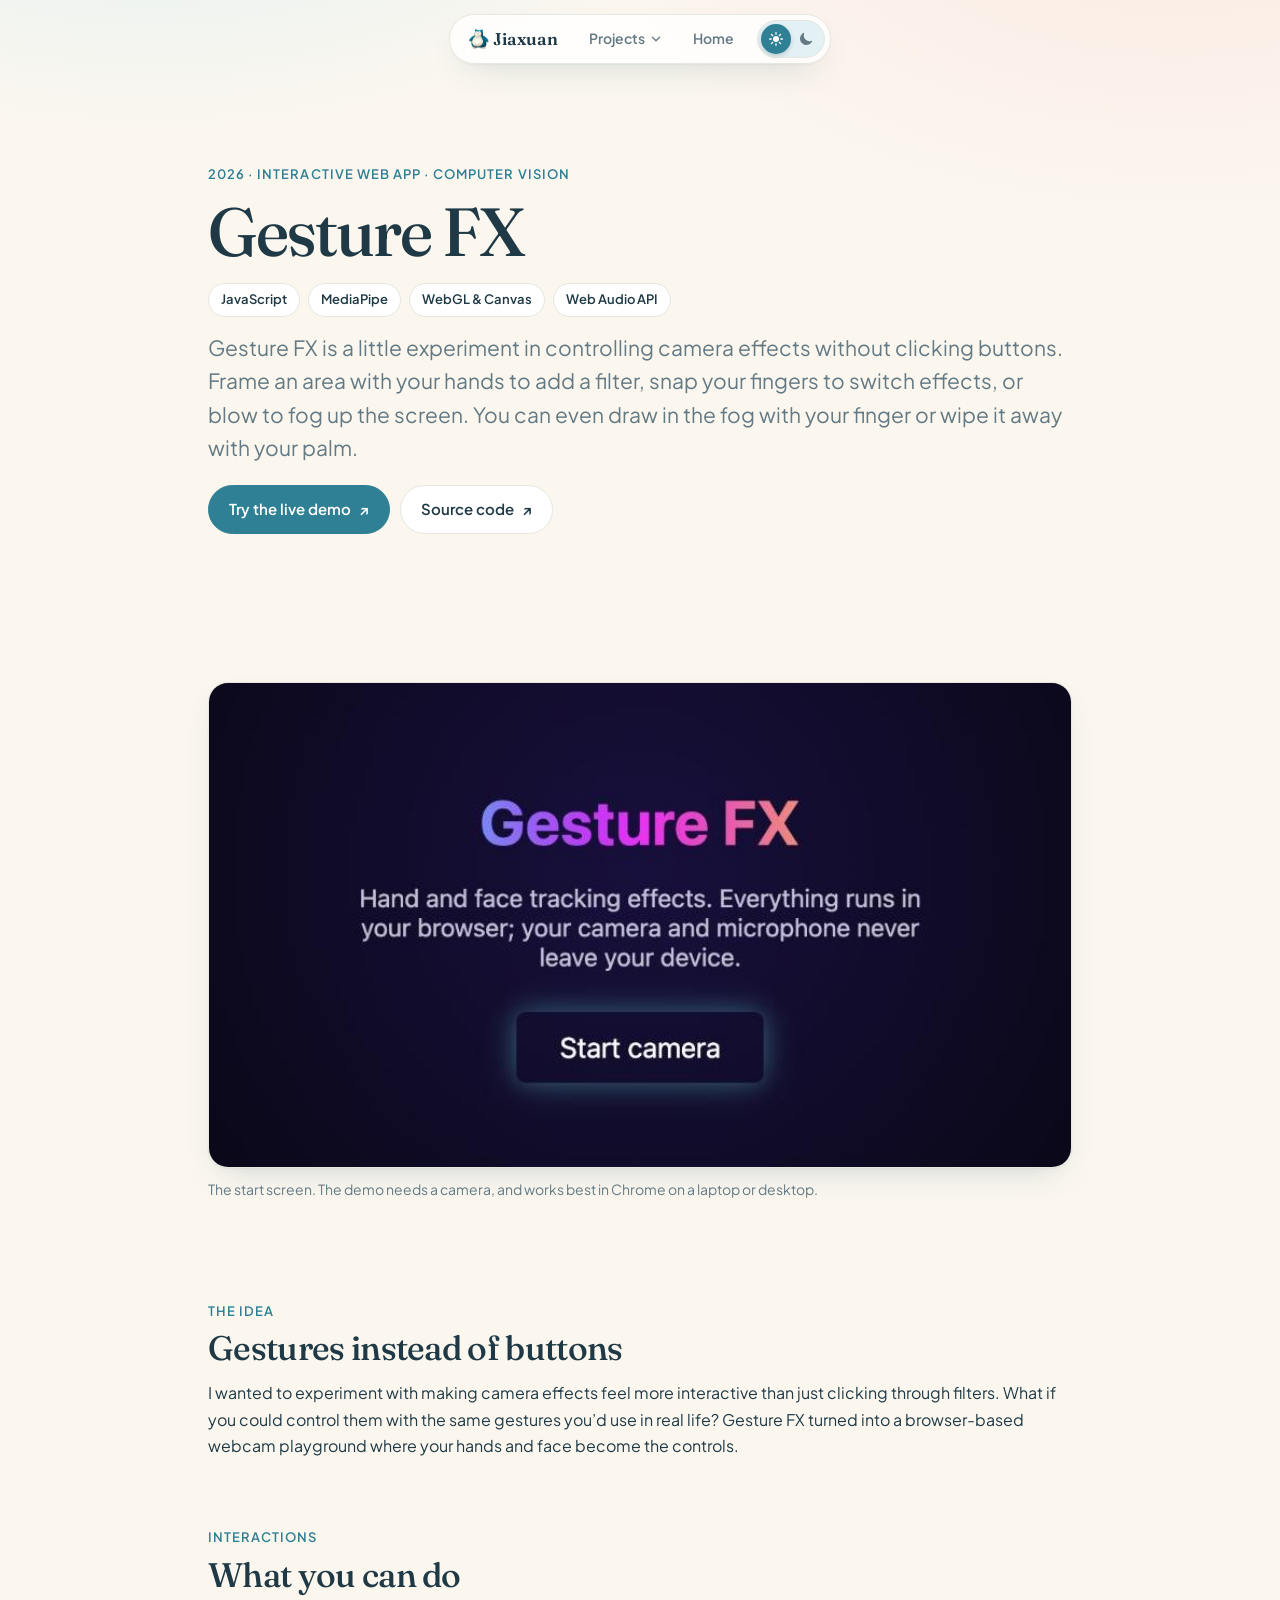
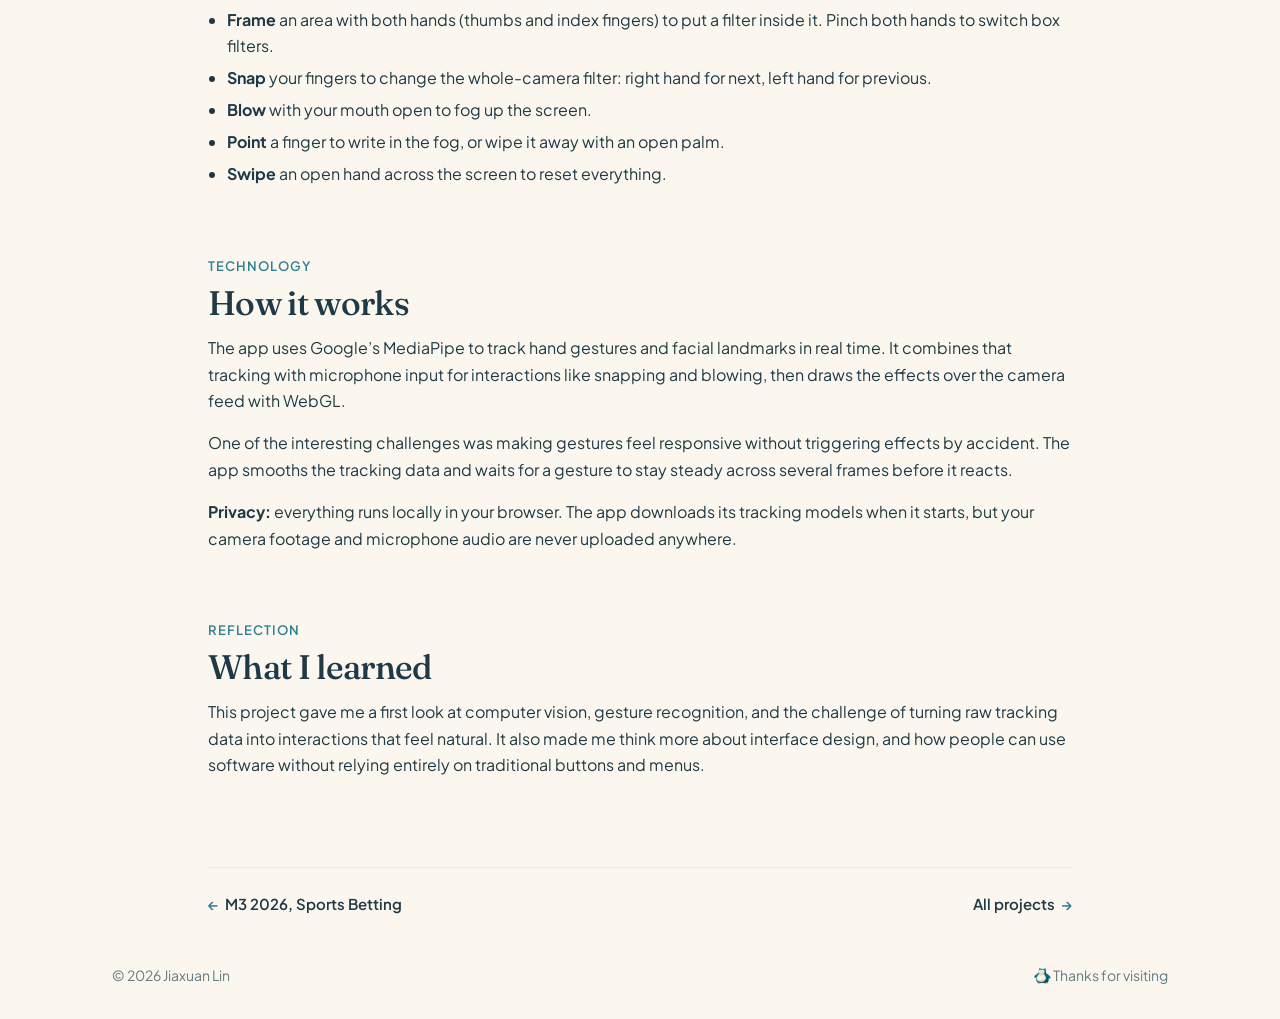
<file: projects/gesture-fx.html>
<!doctype html>
<html lang="en">
<head>
<meta charset="utf-8">
<meta name="viewport" content="width=device-width, initial-scale=1, viewport-fit=cover">
<title>Gesture FX · Jiaxuan Lin</title>
<meta name="description" content="A browser webcam playground where your hands and face control the camera effects.">
<link rel="icon" type="image/png" href="../img/favicon.png">
<link rel="apple-touch-icon" href="../img/favicon.png">
<link rel="preconnect" href="https://fonts.googleapis.com">
<link rel="preconnect" href="https://fonts.gstatic.com" crossorigin>
<link rel="stylesheet" href="https://fonts.googleapis.com/css2?family=Fraunces:ital,opsz,wght@0,9..144,400..600;1,9..144,400..600&family=Plus+Jakarta+Sans:wght@400;500;600;700&display=swap">
<link rel="stylesheet" href="../assets/site.css">
<link rel="stylesheet" href="../assets/project.css">
<script>try { if (localStorage.getItem("jl-mode") === "dark") document.documentElement.setAttribute("data-mode", "dark"); } catch (e) {}</script>
</head>
<body>
<header class="head">
  <div class="wrap">
    <nav class="nav pnav" aria-label="Site">
      <a class="brand" href="../index.html"><img class="snor" src="../img/snorlax.png" alt="" width="102" height="96"> <span class="brand-name">Jiaxuan</span></a>
      <div class="more-wrap dd">
        <button class="more-btn dd-btn" type="button" aria-expanded="false" aria-controls="pj-panel">Projects <svg viewBox="0 0 24 24" aria-hidden="true"><path d="M6 9l6 6 6-6" stroke="currentColor" stroke-width="2.2" fill="none" stroke-linecap="round" stroke-linejoin="round"/></svg></button>
        <div class="more-panel dd-panel" id="pj-panel">
          <a href="mini-trailer-shelter.html">Mini Trailer Shelter<small>Engineering design &amp; fabrication</small></a>
          <a href="m3-2025.html">M3 2025: Extreme Heat<small>Mathematical modeling</small></a>
          <a href="m3-2026.html">M3 2026: Sports Betting<small>Monte Carlo simulation</small></a>
          <a href="gesture-fx.html" aria-current="page">Gesture FX<small>Interactive web app</small></a>
          <a class="dd-all" href="../index.html#highlights">All projects on the homepage <span aria-hidden="true">→</span></a>
        </div>
      </div>
      <a class="back" href="../index.html">Home</a>
      <button class="mode" id="mode" type="button" role="switch" aria-checked="false" aria-label="Dark mode" title="Light / dark mode">
        <span class="i-sun"><svg viewBox="0 0 24 24" aria-hidden="true"><circle cx="12" cy="12" r="4.6" fill="currentColor"/><g stroke="currentColor" stroke-width="2" stroke-linecap="round"><path d="M12 2.5v2.2M12 19.3v2.2M2.5 12h2.2M19.3 12h2.2M5.3 5.3l1.6 1.6M17.1 17.1l1.6 1.6M5.3 18.7l1.6-1.6M17.1 6.9l1.6-1.6"/></g></svg></span>
        <span class="i-moon"><svg viewBox="0 0 24 24" aria-hidden="true"><path d="M20.5 14.6A8.5 8.5 0 0 1 9.4 3.5a.6.6 0 0 0-.8-.7A9.5 9.5 0 1 0 21.2 15.4a.6.6 0 0 0-.7-.8z" fill="currentColor"/></svg></span>
      </button>
    </nav>
  </div>
</header>
<main>
<section class="p-hero">
  <div class="wrap">
    <span class="eyebrow">2026 · Interactive Web App · Computer Vision</span>
    <h1>Gesture FX</h1>
    <ul class="chips"><li>JavaScript</li><li>MediaPipe</li><li>WebGL &amp; Canvas</li><li>Web Audio API</li></ul>
    <p class="p-lede">Gesture FX is a little experiment in controlling camera effects without clicking buttons. Frame an area with your hands to add a filter, snap your fingers to switch effects, or blow to fog up the screen. You can even draw in the fog with your finger or wipe it away with your palm.</p>
    <div class="p-links">
      <a class="btn primary" href="https://jiaxuan-lin.github.io/gesture-fx/" target="_blank" rel="noopener">Try the live demo <span class="arr">↗</span></a>
      <a class="btn" href="https://github.com/jiaxuan-lin/gesture-fx" target="_blank" rel="noopener">Source code <span class="arr">↗</span></a>
    </div>
    <figure class="p-fig hero">
      <a href="https://jiaxuan-lin.github.io/gesture-fx/" target="_blank" rel="noopener"><img src="../img/project-gesture-fx.jpg" alt="Gesture FX start screen with a Start camera button" width="800" height="500"></a>
      <figcaption>The start screen. The demo needs a camera, and works best in Chrome on a laptop or desktop.</figcaption>
    </figure>
    
  </div>
</section>

<div class="wrap p-body">
  <section class="p-sec">
    <span class="eyebrow">The idea</span>
    <h2>Gestures instead of buttons</h2>
    <p>I wanted to experiment with making camera effects feel more interactive than just clicking through filters. What if you could control them with the same gestures you’d use in real life? Gesture FX turned into a browser-based webcam playground where your hands and face become the controls.</p>
  </section>

  <section class="p-sec">
    <span class="eyebrow">Interactions</span>
    <h2>What you can do</h2>
    <ul>
      <li><b>Frame</b> an area with both hands (thumbs and index fingers) to put a filter inside it. Pinch both hands to switch box filters.</li>
      <li><b>Snap</b> your fingers to change the whole-camera filter: right hand for next, left hand for previous.</li>
      <li><b>Blow</b> with your mouth open to fog up the screen.</li>
      <li><b>Point</b> a finger to write in the fog, or wipe it away with an open palm.</li>
      <li><b>Swipe</b> an open hand across the screen to reset everything.</li>
    </ul>
  </section>

  <section class="p-sec">
    <span class="eyebrow">Technology</span>
    <h2>How it works</h2>
    <p>The app uses Google’s MediaPipe to track hand gestures and facial landmarks in real time. It combines that tracking with microphone input for interactions like snapping and blowing, then draws the effects over the camera feed with WebGL.</p>
    <p>One of the interesting challenges was making gestures feel responsive without triggering effects by accident. The app smooths the tracking data and waits for a gesture to stay steady across several frames before it reacts.</p>
    <p><b>Privacy:</b> everything runs locally in your browser. The app downloads its tracking models when it starts, but your camera footage and microphone audio are never uploaded anywhere.</p>
  </section>

  <section class="p-sec">
    <span class="eyebrow">Reflection</span>
    <h2>What I learned</h2>
    <p>This project gave me a first look at computer vision, gesture recognition, and the challenge of turning raw tracking data into interactions that feel natural. It also made me think more about interface design, and how people can use software without relying entirely on traditional buttons and menus.</p>
  </section>

  <nav class="p-next" aria-label="More projects">
    <a class="link" href="m3-2026.html"><span class="arr">←</span> M3 2026, Sports Betting</a>
    <a class="link" href="../index.html#highlights">All projects <span class="arr">→</span></a>
  </nav>
</div>
</main>
<footer class="foot">
  <div class="wrap">
    <span>© <span id="yr">2026</span> Jiaxuan Lin</span>
    <span><img class="snor" src="../img/snorlax.png" alt="" width="102" height="96"> Thanks for visiting</span>
  </div>
</footer>
<script src="../assets/project.js"></script>
</body>
</html>
</file>
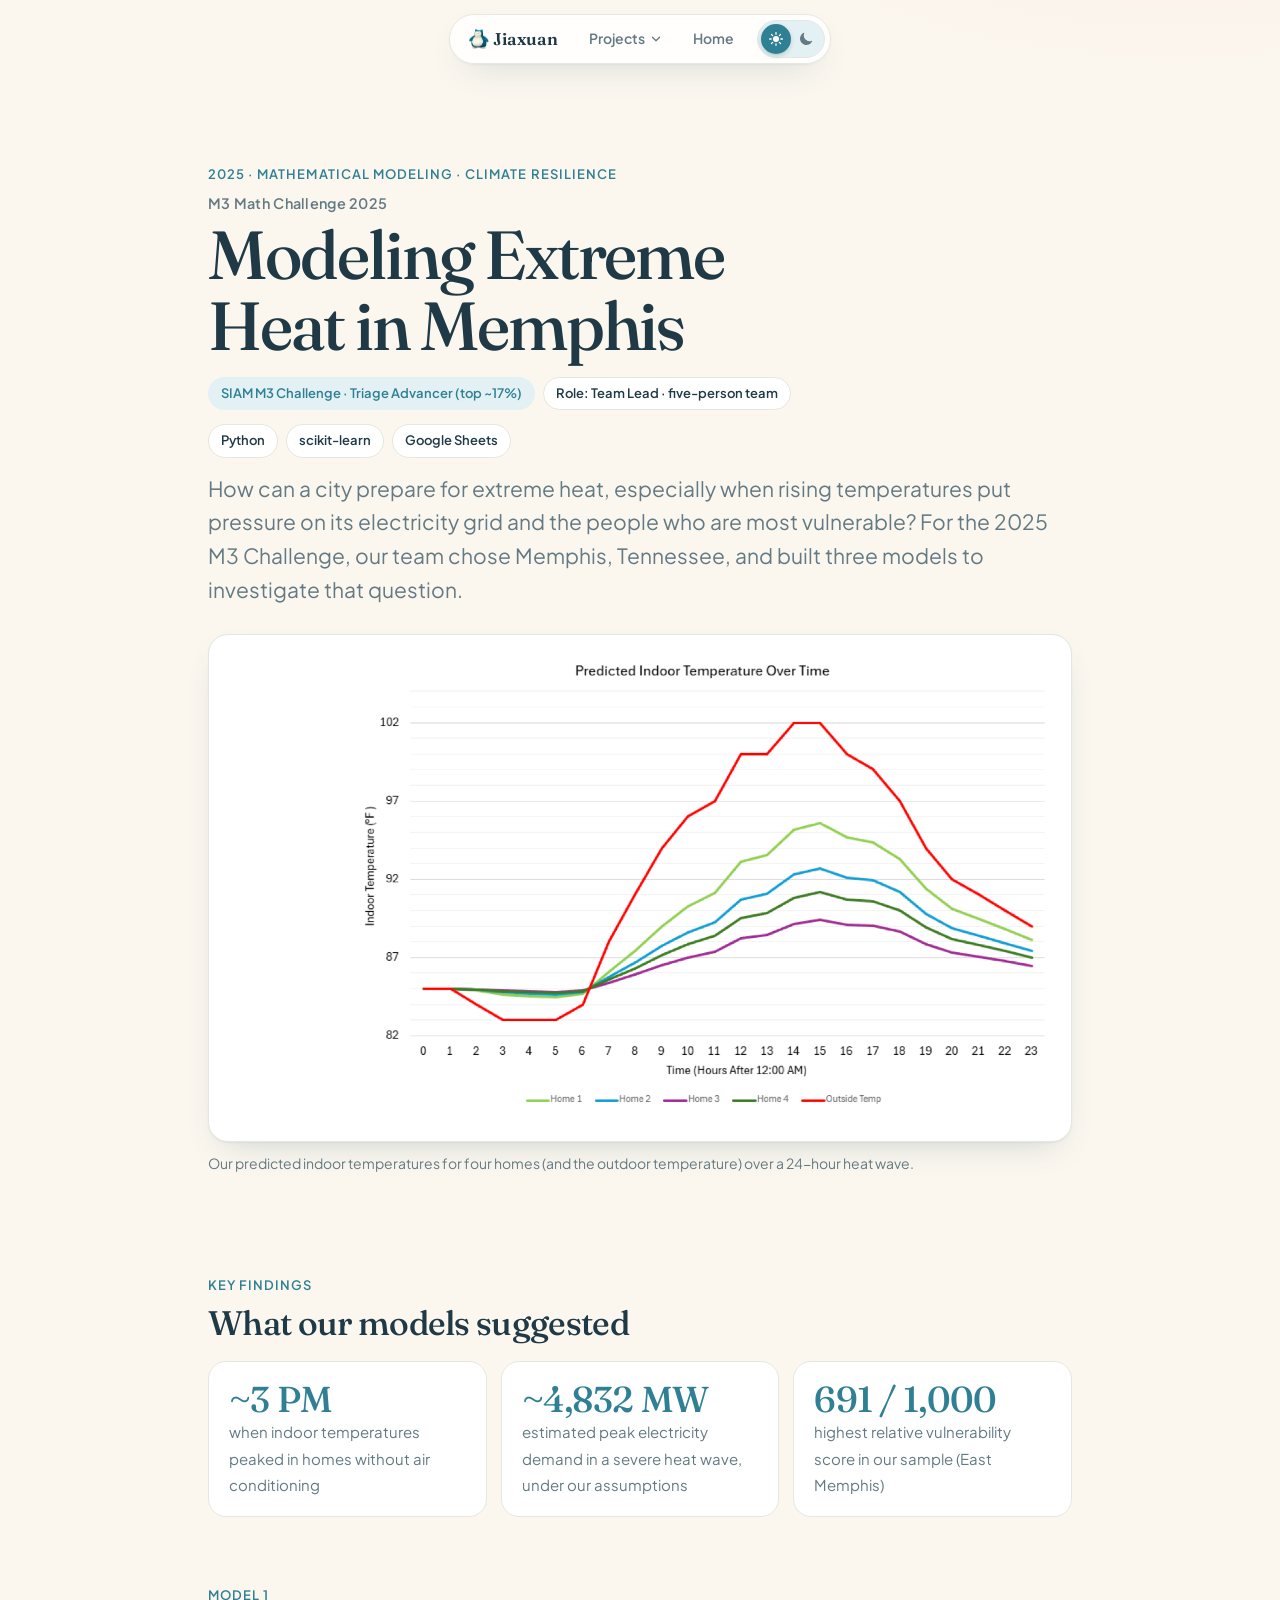
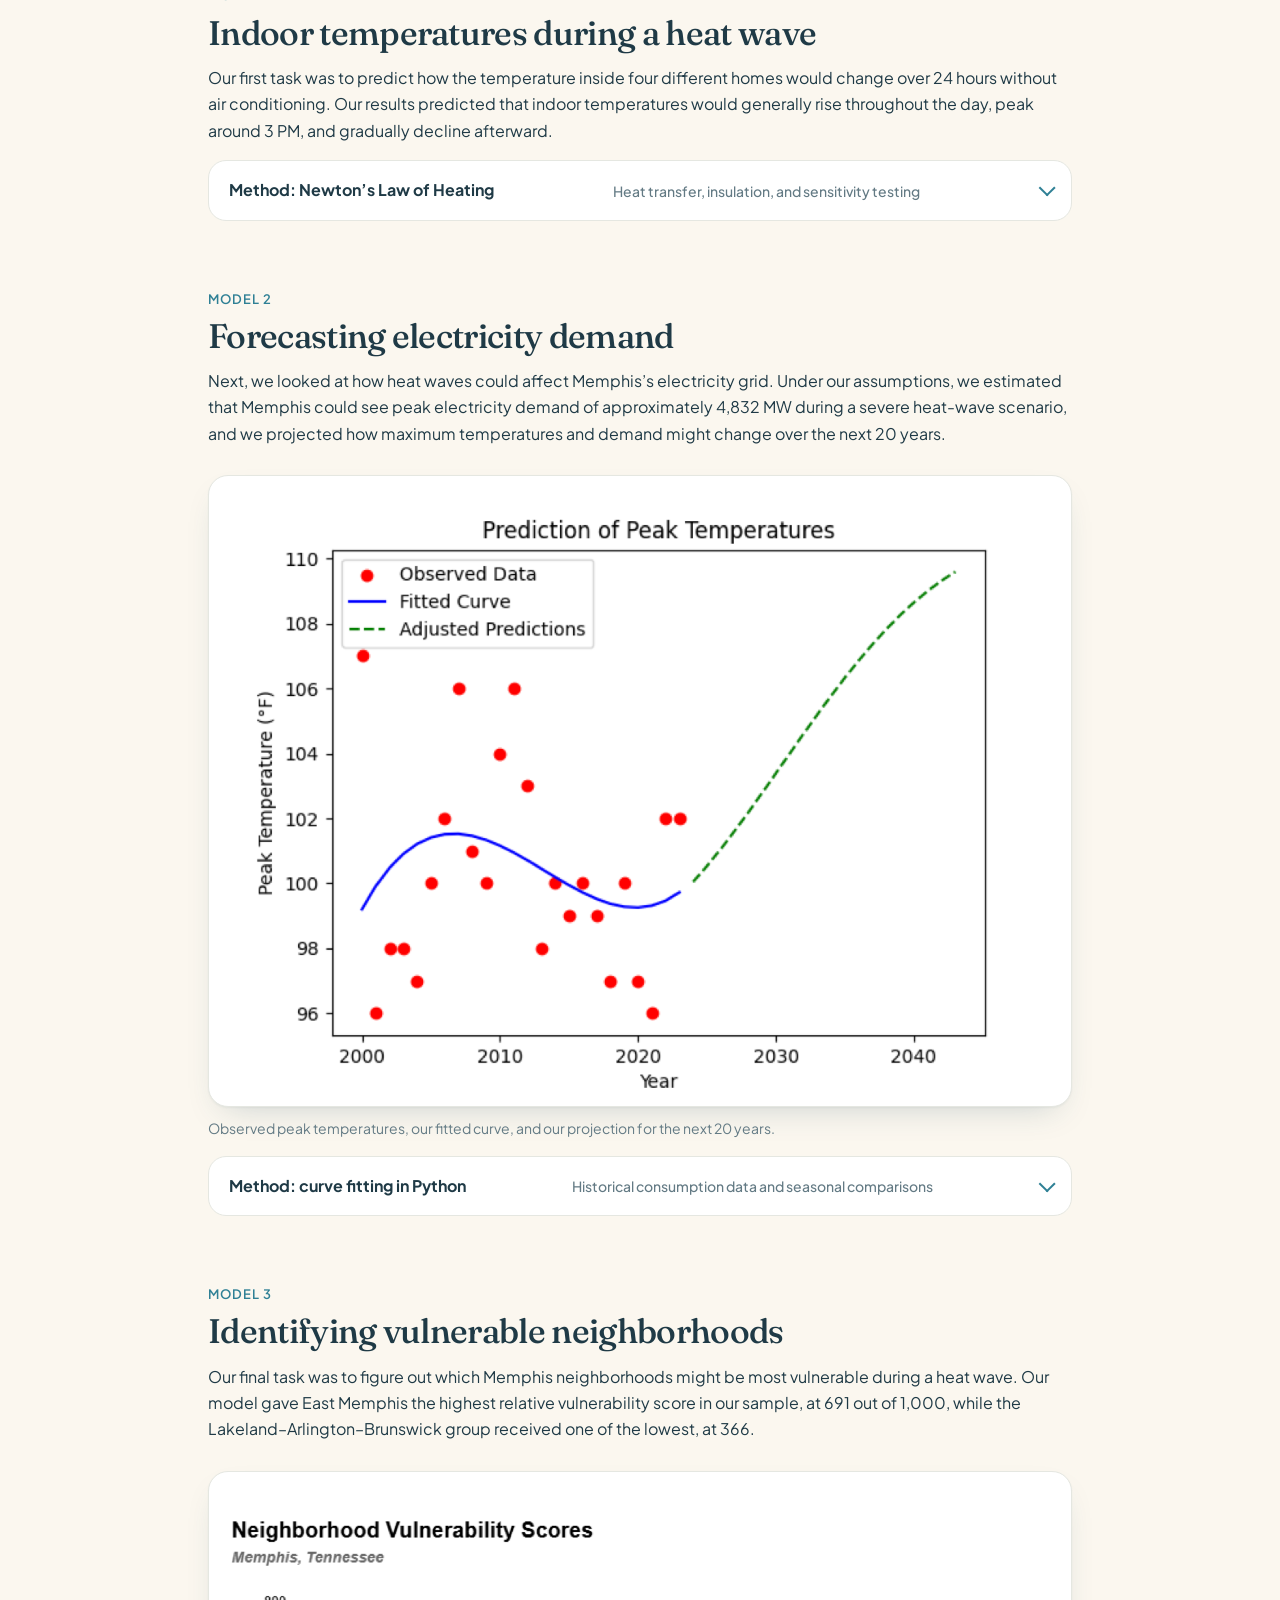
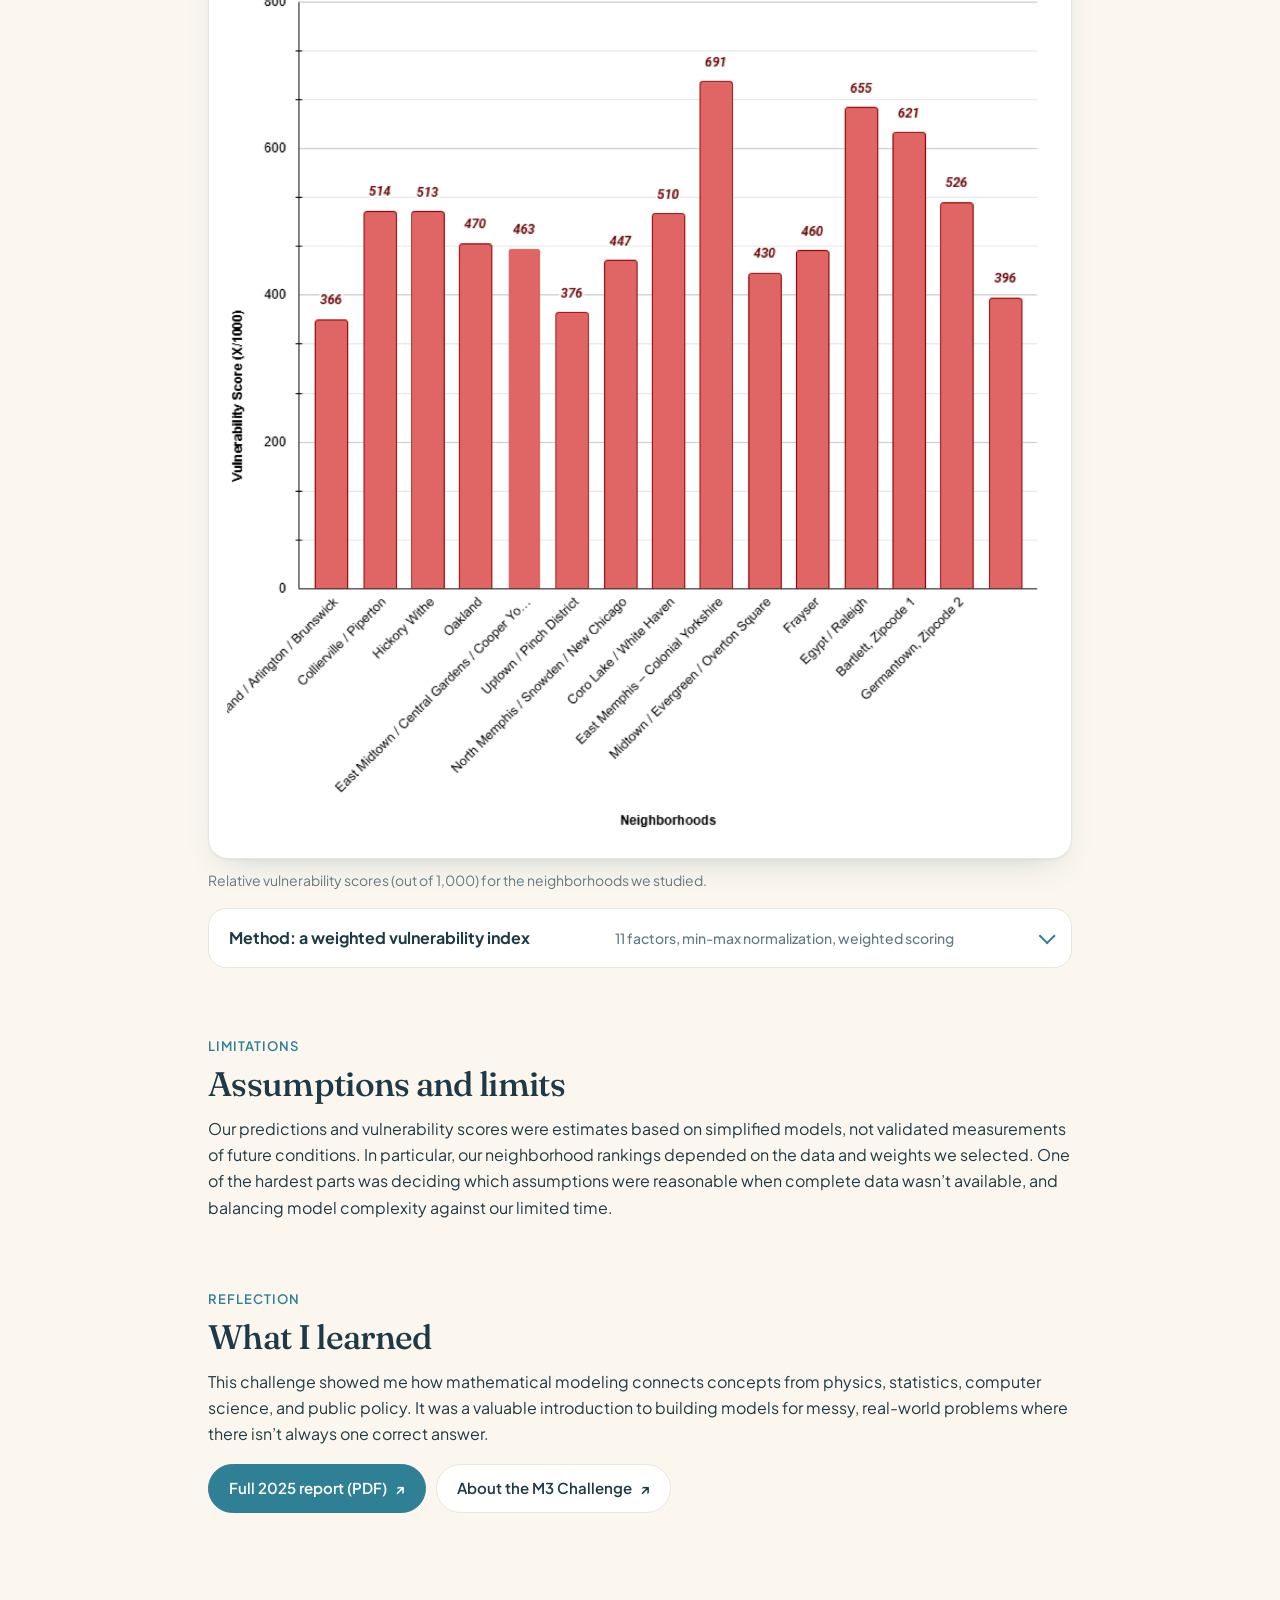
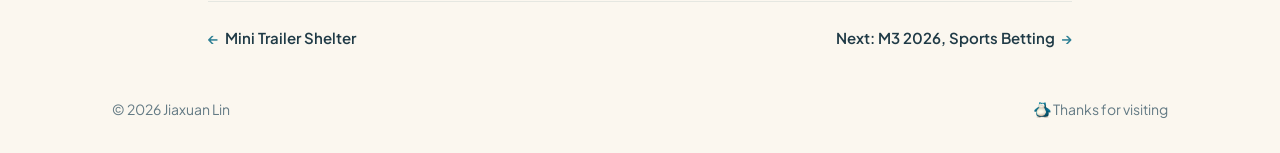
<file: projects/m3-2025.html>
<!doctype html>
<html lang="en">
<head>
<meta charset="utf-8">
<meta name="viewport" content="width=device-width, initial-scale=1, viewport-fit=cover">
<title>M3 2025: Extreme Heat in Memphis · Jiaxuan Lin</title>
<meta name="description" content="Three mathematical models of a Memphis heat wave: indoor temperatures, electricity demand, and neighborhood vulnerability. SIAM M3 Challenge Triage Advancer.">
<link rel="icon" type="image/png" href="../img/favicon.png">
<link rel="apple-touch-icon" href="../img/favicon.png">
<link rel="preconnect" href="https://fonts.googleapis.com">
<link rel="preconnect" href="https://fonts.gstatic.com" crossorigin>
<link rel="stylesheet" href="https://fonts.googleapis.com/css2?family=Fraunces:ital,opsz,wght@0,9..144,400..600;1,9..144,400..600&family=Plus+Jakarta+Sans:wght@400;500;600;700&display=swap">
<link rel="stylesheet" href="../assets/site.css">
<link rel="stylesheet" href="../assets/project.css">
<script>try { if (localStorage.getItem("jl-mode") === "dark") document.documentElement.setAttribute("data-mode", "dark"); } catch (e) {}</script>
</head>
<body>
<header class="head">
  <div class="wrap">
    <nav class="nav pnav" aria-label="Site">
      <a class="brand" href="../index.html"><img class="snor" src="../img/snorlax.png" alt="" width="102" height="96"> <span class="brand-name">Jiaxuan</span></a>
      <div class="more-wrap dd">
        <button class="more-btn dd-btn" type="button" aria-expanded="false" aria-controls="pj-panel">Projects <svg viewBox="0 0 24 24" aria-hidden="true"><path d="M6 9l6 6 6-6" stroke="currentColor" stroke-width="2.2" fill="none" stroke-linecap="round" stroke-linejoin="round"/></svg></button>
        <div class="more-panel dd-panel" id="pj-panel">
          <a href="mini-trailer-shelter.html">Mini Trailer Shelter<small>Engineering design &amp; fabrication</small></a>
          <a href="m3-2025.html" aria-current="page">M3 2025: Extreme Heat<small>Mathematical modeling</small></a>
          <a href="m3-2026.html">M3 2026: Sports Betting<small>Monte Carlo simulation</small></a>
          <a href="gesture-fx.html">Gesture FX<small>Interactive web app</small></a>
          <a class="dd-all" href="../index.html#highlights">All projects on the homepage <span aria-hidden="true">→</span></a>
        </div>
      </div>
      <a class="back" href="../index.html">Home</a>
      <button class="mode" id="mode" type="button" role="switch" aria-checked="false" aria-label="Dark mode" title="Light / dark mode">
        <span class="i-sun"><svg viewBox="0 0 24 24" aria-hidden="true"><circle cx="12" cy="12" r="4.6" fill="currentColor"/><g stroke="currentColor" stroke-width="2" stroke-linecap="round"><path d="M12 2.5v2.2M12 19.3v2.2M2.5 12h2.2M19.3 12h2.2M5.3 5.3l1.6 1.6M17.1 17.1l1.6 1.6M5.3 18.7l1.6-1.6M17.1 6.9l1.6-1.6"/></g></svg></span>
        <span class="i-moon"><svg viewBox="0 0 24 24" aria-hidden="true"><path d="M20.5 14.6A8.5 8.5 0 0 1 9.4 3.5a.6.6 0 0 0-.8-.7A9.5 9.5 0 1 0 21.2 15.4a.6.6 0 0 0-.7-.8z" fill="currentColor"/></svg></span>
      </button>
    </nav>
  </div>
</header>
<main>
<section class="p-hero">
  <div class="wrap">
    <span class="eyebrow">2025 · Mathematical Modeling · Climate Resilience</span>
    <h1><small>M3 Math Challenge 2025</small>Modeling Extreme Heat in Memphis</h1>
    <ul class="chips">
      <li class="win">SIAM M3 Challenge · Triage Advancer (top ~17%)</li>
      <li>Role: Team Lead · five-person team</li>
    </ul>
    <ul class="chips"><li>Python</li><li>scikit-learn</li><li>Google Sheets</li></ul>
    <p class="p-lede">How can a city prepare for extreme heat, especially when rising temperatures put pressure on its electricity grid and the people who are most vulnerable? For the 2025 M3 Challenge, our team chose Memphis, Tennessee, and built three models to investigate that question.</p>
    <figure class="p-fig chart">
      <img src="../img/projects/m3-2025/indoor-temperature.png" alt="Line chart of predicted indoor temperatures for four homes and the outside temperature over 24 hours, peaking around 3 PM" width="1369" height="779">
      <figcaption>Our predicted indoor temperatures for four homes (and the outdoor temperature) over a 24-hour heat wave.</figcaption>
    </figure>
    
  </div>
</section>

<div class="wrap p-body">
  <section class="p-sec">
    <span class="eyebrow">Key findings</span>
    <h2>What our models suggested</h2>
    <div class="stats3">
      <div class="stat"><strong>~3 PM</strong><span>when indoor temperatures peaked in homes without air conditioning</span></div>
      <div class="stat"><strong>~4,832 MW</strong><span>estimated peak electricity demand in a severe heat wave, under our assumptions</span></div>
      <div class="stat"><strong>691 / 1,000</strong><span>highest relative vulnerability score in our sample (East Memphis)</span></div>
    </div>
  </section>

  <section class="p-sec">
    <span class="eyebrow">Model 1</span>
    <h2>Indoor temperatures during a heat wave</h2>
    <p>Our first task was to predict how the temperature inside four different homes would change over 24 hours without air conditioning. Our results predicted that indoor temperatures would generally rise throughout the day, peak around 3 PM, and gradually decline afterward.</p>
    <details class="deep">
      <summary>Method: Newton’s Law of Heating<small>Heat transfer, insulation, and sensitivity testing</small></summary>
      <div class="deep-in">
        <p>We used Newton’s Law of Heating to model heat transfer between the outdoor environment and the inside of each home. The model accounted for differences in building materials and insulation, allowing us to compare how homes responded to the same outdoor temperatures.</p>
        <p>We also tested how sensitive the model was to changes in the input temperatures by introducing small variations and comparing the resulting predictions.</p>
      </div>
    </details>
  </section>

  <section class="p-sec">
    <span class="eyebrow">Model 2</span>
    <h2>Forecasting electricity demand</h2>
    <p>Next, we looked at how heat waves could affect Memphis’s electricity grid. Under our assumptions, we estimated that Memphis could see peak electricity demand of approximately 4,832 MW during a severe heat-wave scenario, and we projected how maximum temperatures and demand might change over the next 20 years.</p>
    <figure class="p-fig chart">
      <img src="../img/projects/m3-2025/peak-temperature-forecast.png" alt="Scatter of observed Memphis peak temperatures with a fitted curve and a dashed projection rising toward 2045" width="1012" height="727" loading="lazy">
      <figcaption>Observed peak temperatures, our fitted curve, and our projection for the next 20 years.</figcaption>
    </figure>
    <details class="deep">
      <summary>Method: curve fitting in Python<small>Historical consumption data and seasonal comparisons</small></summary>
      <div class="deep-in">
        <p>Using historical electricity consumption data, we developed a logistic curve-fitting model in Python (with scikit-learn) to examine longer-term trends. We also compared seasonal electricity usage and temperatures to estimate how much additional electricity might be needed during extreme heat.</p>
        <p>This part of the challenge introduced us to how hard it is to forecast real-world systems, especially when future technology, infrastructure, and policy decisions are unknown.</p>
      </div>
    </details>
  </section>

  <section class="p-sec">
    <span class="eyebrow">Model 3</span>
    <h2>Identifying vulnerable neighborhoods</h2>
    <p>Our final task was to figure out which Memphis neighborhoods might be most vulnerable during a heat wave. Our model gave East Memphis the highest relative vulnerability score in our sample, at 691 out of 1,000, while the Lakeland–Arlington–Brunswick group received one of the lowest, at 366.</p>
    <figure class="p-fig chart">
      <img src="../img/projects/m3-2025/vulnerability-scores.png" alt="Bar chart of relative vulnerability scores for 15 Memphis neighborhoods or neighborhood groups" width="1312" height="1509" loading="lazy">
      <figcaption>Relative vulnerability scores (out of 1,000) for the neighborhoods we studied.</figcaption>
    </figure>
    <details class="deep">
      <summary>Method: a weighted vulnerability index<small>11 factors, min-max normalization, weighted scoring</small></summary>
      <div class="deep-in">
        <p>We collected and organized data for 15 neighborhoods or neighborhood groups, considering 11 factors related to demographics, infrastructure, economics, and environmental conditions. These included household income, building age, access to emergency resources, vulnerable populations, and power-grid reliability.</p>
        <p>Since the factors used different units and scales, we applied min-max normalization to make them comparable. We then developed a weighted scoring system that placed greater emphasis on socioeconomic vulnerability.</p>
        <p>The goal was to explore how quantitative models could help policymakers prioritize resources such as cooling centers, emergency assistance, and infrastructure improvements.</p>
      </div>
    </details>
  </section>

  <section class="p-sec">
    <span class="eyebrow">Limitations</span>
    <h2>Assumptions and limits</h2>
    <p>Our predictions and vulnerability scores were estimates based on simplified models, not validated measurements of future conditions. In particular, our neighborhood rankings depended on the data and weights we selected. One of the hardest parts was deciding which assumptions were reasonable when complete data wasn’t available, and balancing model complexity against our limited time.</p>
  </section>

  <section class="p-sec">
    <span class="eyebrow">Reflection</span>
    <h2>What I learned</h2>
    <p>This challenge showed me how mathematical modeling connects concepts from physics, statistics, computer science, and public policy. It was a valuable introduction to building models for messy, real-world problems where there isn’t always one correct answer.</p>
    <div class="p-links">
      <a class="btn primary" href="https://drive.google.com/file/d/17trVlA8zza9Q1kyWgT0UgiALd9tOJ5jz/view" target="_blank" rel="noopener">Full 2025 report (PDF) <span class="arr">↗</span></a>
      <a class="btn" href="https://m3challenge.siam.org/" target="_blank" rel="noopener">About the M3 Challenge <span class="arr">↗</span></a>
    </div>
  </section>

  <nav class="p-next" aria-label="More projects">
    <a class="link" href="mini-trailer-shelter.html"><span class="arr">←</span> Mini Trailer Shelter</a>
    <a class="link" href="m3-2026.html">Next: M3 2026, Sports Betting <span class="arr">→</span></a>
  </nav>
</div>
</main>
<footer class="foot">
  <div class="wrap">
    <span>© <span id="yr">2026</span> Jiaxuan Lin</span>
    <span><img class="snor" src="../img/snorlax.png" alt="" width="102" height="96"> Thanks for visiting</span>
  </div>
</footer>
<script src="../assets/project.js"></script>
</body>
</html>
</file>
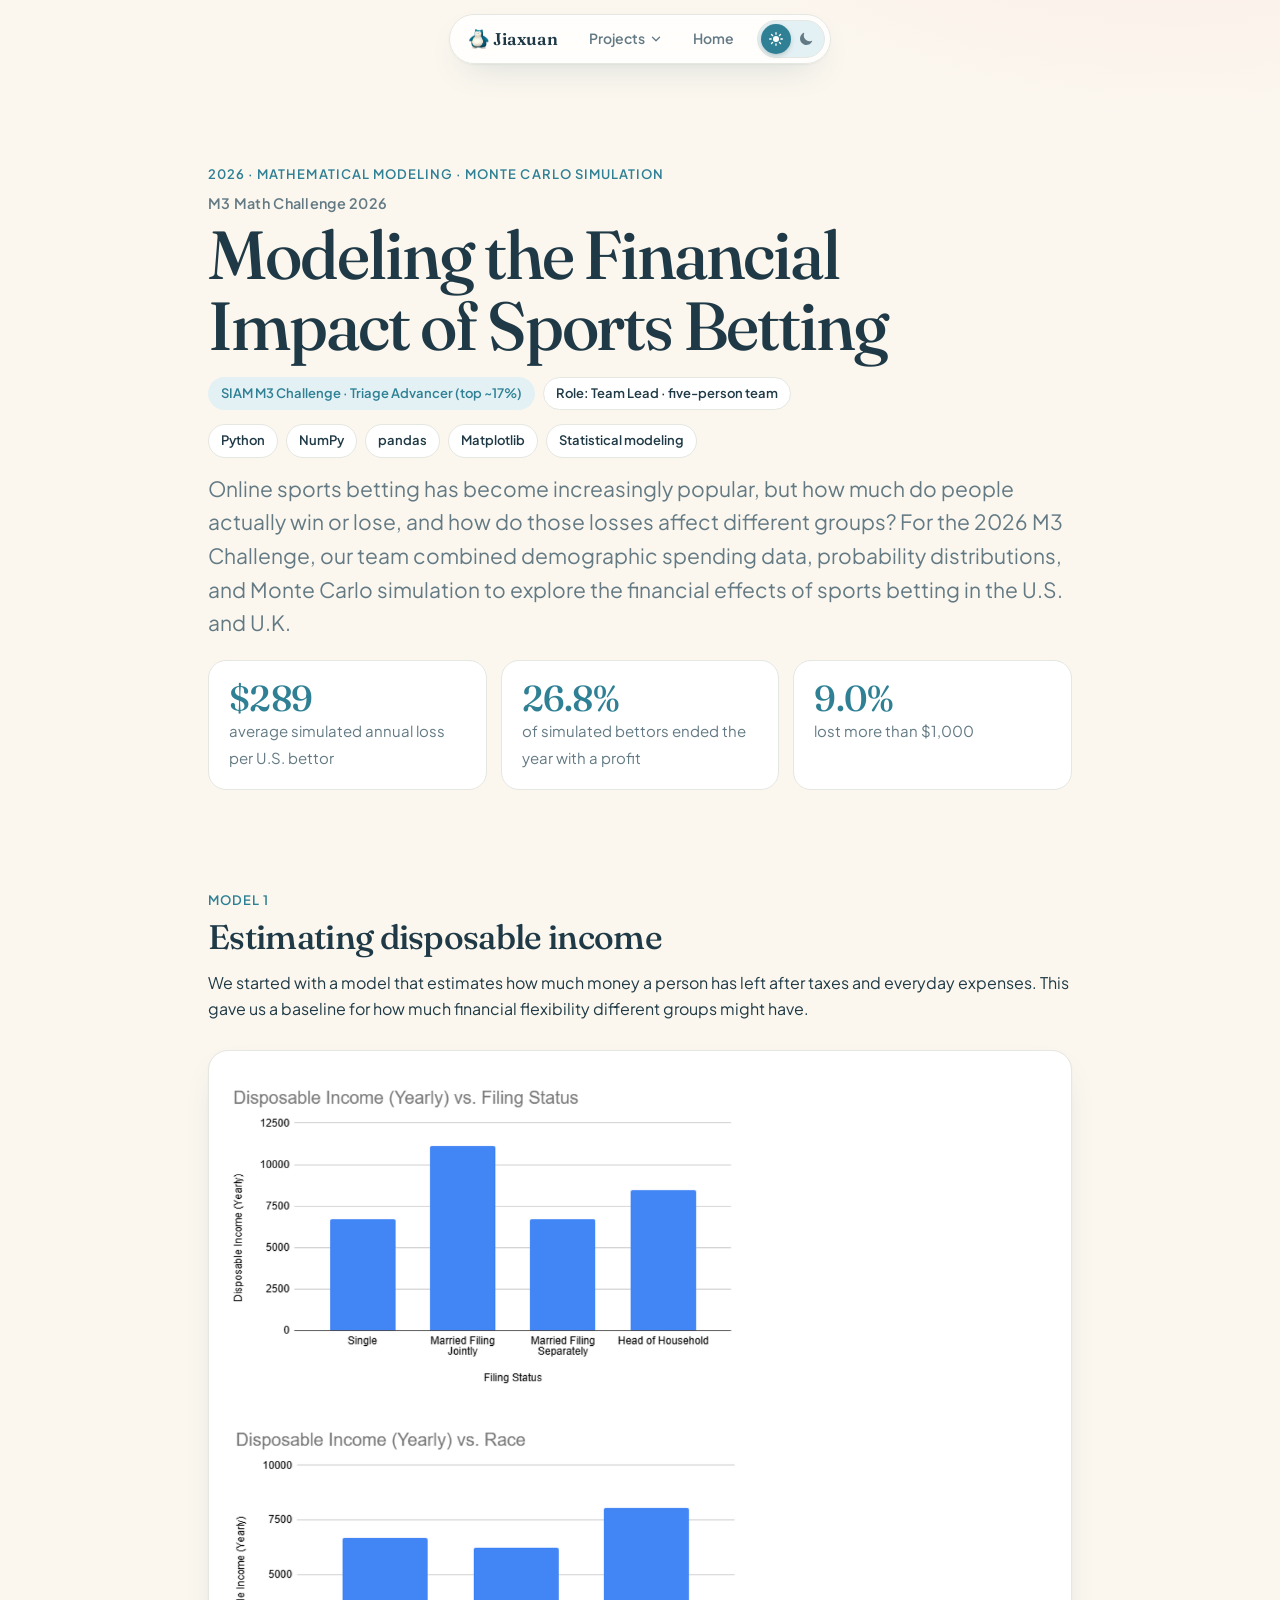
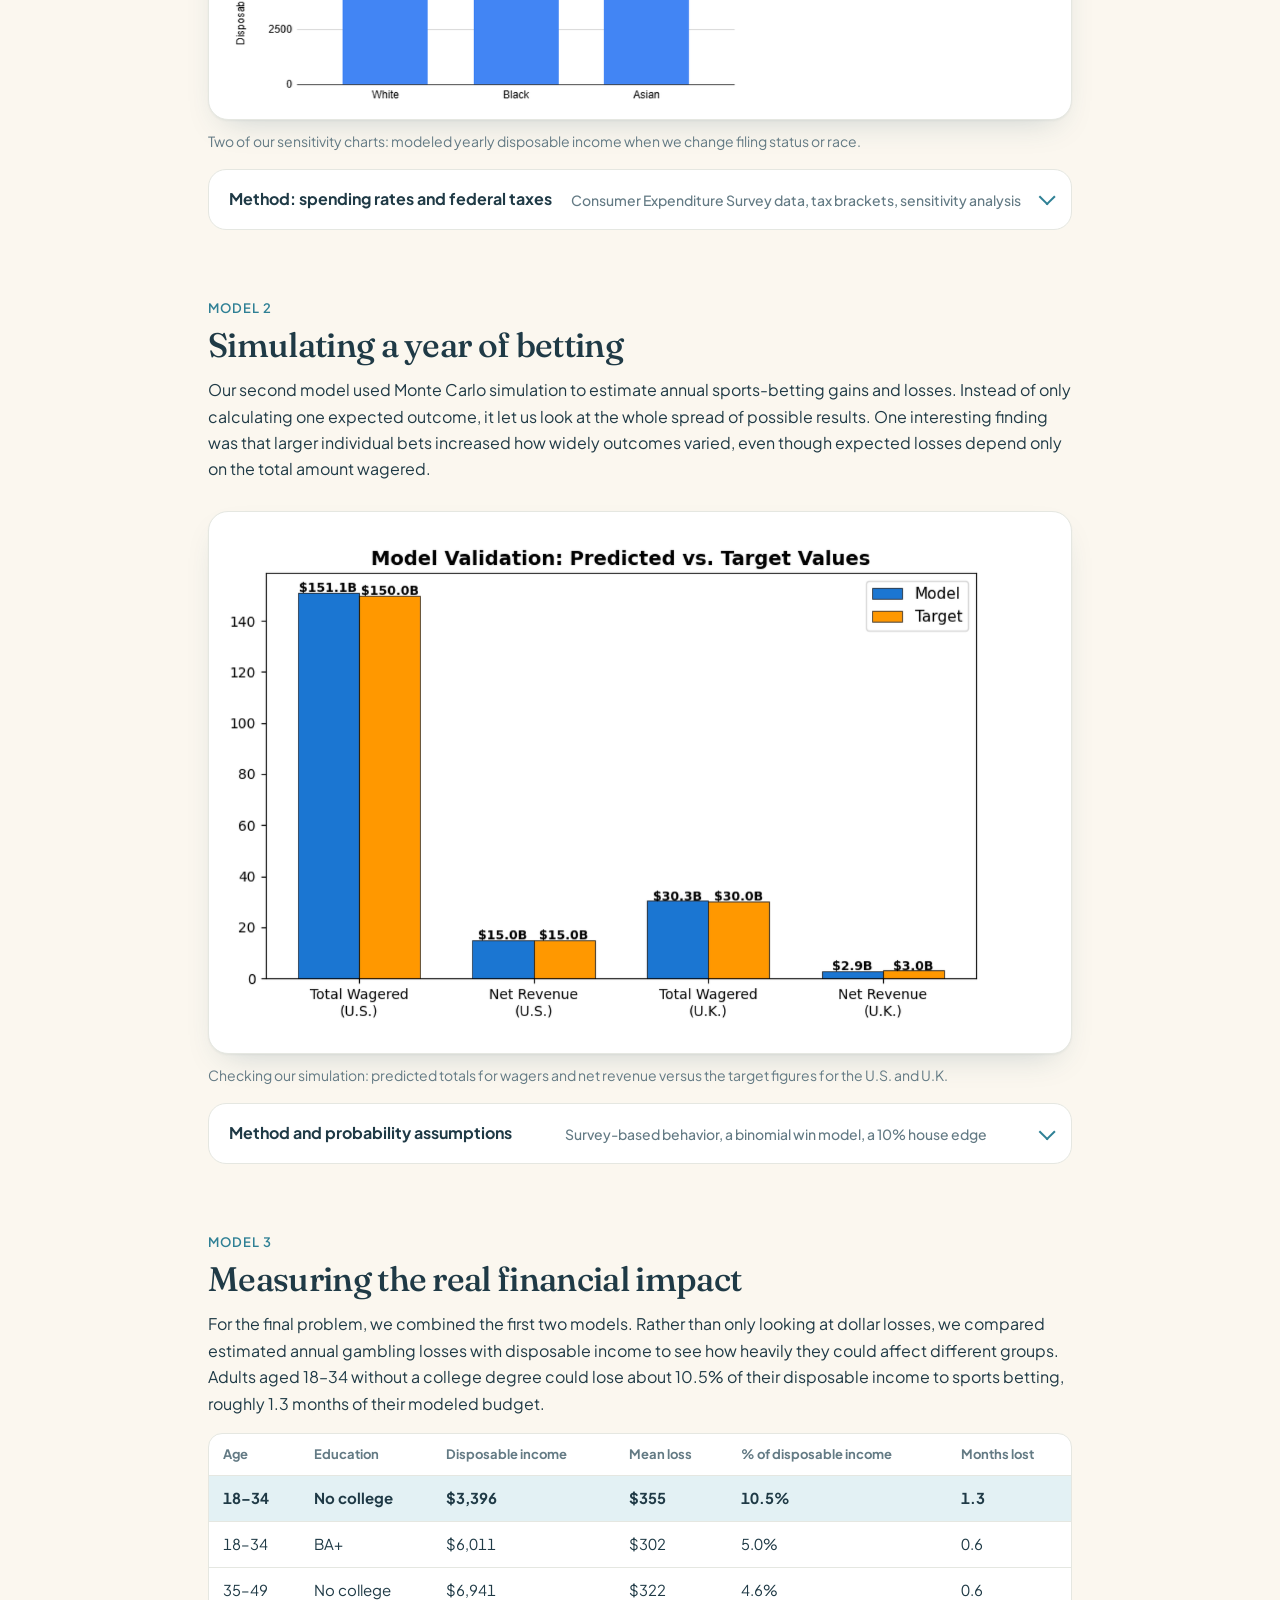
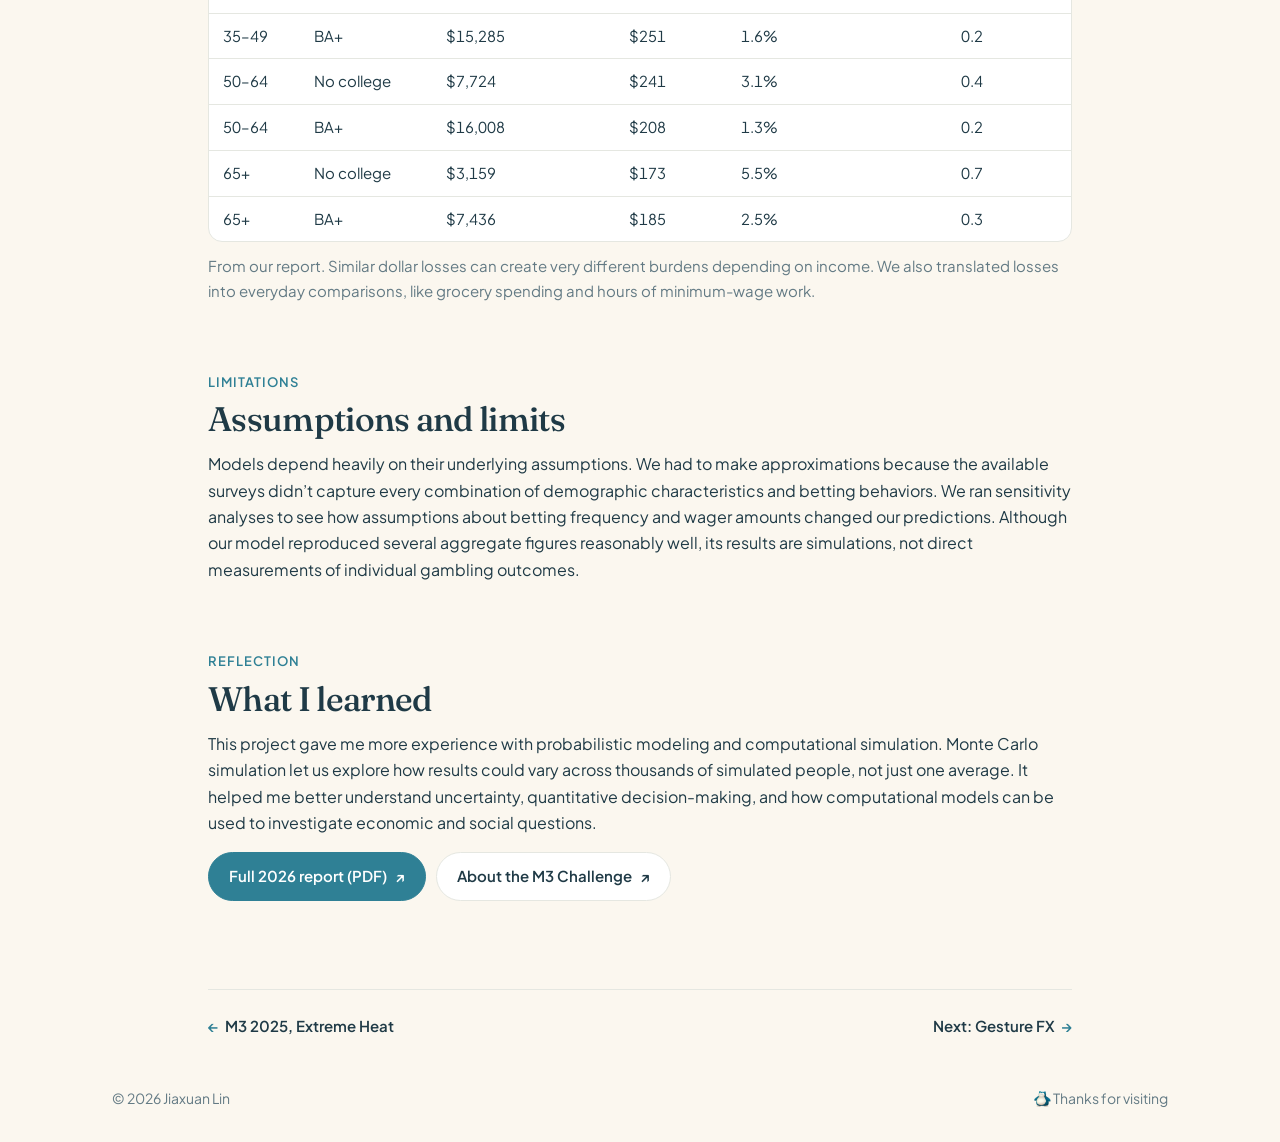
<file: projects/m3-2026.html>
<!doctype html>
<html lang="en">
<head>
<meta charset="utf-8">
<meta name="viewport" content="width=device-width, initial-scale=1, viewport-fit=cover">
<title>M3 2026: The Financial Impact of Sports Betting · Jiaxuan Lin</title>
<meta name="description" content="A disposable-income model, a Monte Carlo simulation of sports-betting outcomes, and a financial-burden model. SIAM M3 Challenge Triage Advancer.">
<link rel="icon" type="image/png" href="../img/favicon.png">
<link rel="apple-touch-icon" href="../img/favicon.png">
<link rel="preconnect" href="https://fonts.googleapis.com">
<link rel="preconnect" href="https://fonts.gstatic.com" crossorigin>
<link rel="stylesheet" href="https://fonts.googleapis.com/css2?family=Fraunces:ital,opsz,wght@0,9..144,400..600;1,9..144,400..600&family=Plus+Jakarta+Sans:wght@400;500;600;700&display=swap">
<link rel="stylesheet" href="../assets/site.css">
<link rel="stylesheet" href="../assets/project.css">
<script>try { if (localStorage.getItem("jl-mode") === "dark") document.documentElement.setAttribute("data-mode", "dark"); } catch (e) {}</script>
</head>
<body>
<header class="head">
  <div class="wrap">
    <nav class="nav pnav" aria-label="Site">
      <a class="brand" href="../index.html"><img class="snor" src="../img/snorlax.png" alt="" width="102" height="96"> <span class="brand-name">Jiaxuan</span></a>
      <div class="more-wrap dd">
        <button class="more-btn dd-btn" type="button" aria-expanded="false" aria-controls="pj-panel">Projects <svg viewBox="0 0 24 24" aria-hidden="true"><path d="M6 9l6 6 6-6" stroke="currentColor" stroke-width="2.2" fill="none" stroke-linecap="round" stroke-linejoin="round"/></svg></button>
        <div class="more-panel dd-panel" id="pj-panel">
          <a href="mini-trailer-shelter.html">Mini Trailer Shelter<small>Engineering design &amp; fabrication</small></a>
          <a href="m3-2025.html">M3 2025: Extreme Heat<small>Mathematical modeling</small></a>
          <a href="m3-2026.html" aria-current="page">M3 2026: Sports Betting<small>Monte Carlo simulation</small></a>
          <a href="gesture-fx.html">Gesture FX<small>Interactive web app</small></a>
          <a class="dd-all" href="../index.html#highlights">All projects on the homepage <span aria-hidden="true">→</span></a>
        </div>
      </div>
      <a class="back" href="../index.html">Home</a>
      <button class="mode" id="mode" type="button" role="switch" aria-checked="false" aria-label="Dark mode" title="Light / dark mode">
        <span class="i-sun"><svg viewBox="0 0 24 24" aria-hidden="true"><circle cx="12" cy="12" r="4.6" fill="currentColor"/><g stroke="currentColor" stroke-width="2" stroke-linecap="round"><path d="M12 2.5v2.2M12 19.3v2.2M2.5 12h2.2M19.3 12h2.2M5.3 5.3l1.6 1.6M17.1 17.1l1.6 1.6M5.3 18.7l1.6-1.6M17.1 6.9l1.6-1.6"/></g></svg></span>
        <span class="i-moon"><svg viewBox="0 0 24 24" aria-hidden="true"><path d="M20.5 14.6A8.5 8.5 0 0 1 9.4 3.5a.6.6 0 0 0-.8-.7A9.5 9.5 0 1 0 21.2 15.4a.6.6 0 0 0-.7-.8z" fill="currentColor"/></svg></span>
      </button>
    </nav>
  </div>
</header>
<main>
<section class="p-hero">
  <div class="wrap">
    <span class="eyebrow">2026 · Mathematical Modeling · Monte Carlo Simulation</span>
    <h1><small>M3 Math Challenge 2026</small>Modeling the Financial Impact of Sports Betting</h1>
    <ul class="chips">
      <li class="win">SIAM M3 Challenge · Triage Advancer (top ~17%)</li>
      <li>Role: Team Lead · five-person team</li>
    </ul>
    <ul class="chips"><li>Python</li><li>NumPy</li><li>pandas</li><li>Matplotlib</li><li>Statistical modeling</li></ul>
    <p class="p-lede">Online sports betting has become increasingly popular, but how much do people actually win or lose, and how do those losses affect different groups? For the 2026 M3 Challenge, our team combined demographic spending data, probability distributions, and Monte Carlo simulation to explore the financial effects of sports betting in the U.S. and U.K.</p>
    <div class="stats3">
      <div class="stat"><strong>$289</strong><span>average simulated annual loss per U.S. bettor</span></div>
      <div class="stat"><strong>26.8%</strong><span>of simulated bettors ended the year with a profit</span></div>
      <div class="stat"><strong>9.0%</strong><span>lost more than $1,000</span></div>
    </div>
    
  </div>
</section>

<div class="wrap p-body">
  <section class="p-sec">
    <span class="eyebrow">Model 1</span>
    <h2>Estimating disposable income</h2>
    <p>We started with a model that estimates how much money a person has left after taxes and everyday expenses. This gave us a baseline for how much financial flexibility different groups might have.</p>
    <figure class="p-fig chart">
      <img src="../img/projects/m3-2026/disposable-income.png" alt="Bar charts of modeled yearly disposable income by filing status and by race" width="1400" height="1071" loading="lazy">
      <figcaption>Two of our sensitivity charts: modeled yearly disposable income when we change filing status or race.</figcaption>
    </figure>
    <details class="deep">
      <summary>Method: spending rates and federal taxes<small>Consumer Expenditure Survey data, tax brackets, sensitivity analysis</small></summary>
      <div class="deep-in">
        <p>Using data from the U.S. Consumer Expenditure Survey and federal income-tax brackets, we considered variables including age, income, education, housing, household size, region, and occupation. We calculated spending rates for different demographic groups and incorporated progressive federal taxation to estimate annual and monthly disposable income.</p>
        <p>We then changed individual demographic inputs, one at a time from a base person, to see which characteristics had the greatest influence on the model’s predictions.</p>
      </div>
    </details>
  </section>

  <section class="p-sec">
    <span class="eyebrow">Model 2</span>
    <h2>Simulating a year of betting</h2>
    <p>Our second model used Monte Carlo simulation to estimate annual sports-betting gains and losses. Instead of only calculating one expected outcome, it let us look at the whole spread of possible results. One interesting finding was that larger individual bets increased how widely outcomes varied, even though expected losses depend only on the total amount wagered.</p>
    <figure class="p-fig chart">
      <img src="../img/projects/m3-2026/model-validation.png" alt="Bar chart comparing the model's predicted total wagered and net revenue with target values for the U.S. and U.K." width="1400" height="857" loading="lazy">
      <figcaption>Checking our simulation: predicted totals for wagers and net revenue versus the target figures for the U.S. and U.K.</figcaption>
    </figure>
    <details class="deep">
      <summary>Method and probability assumptions<small>Survey-based behavior, a binomial win model, a 10% house edge</small></summary>
      <div class="deep-in">
        <p>We simulated individuals with different demographic characteristics and betting behaviors, using survey-based probabilities to decide factors such as account ownership, wagering amounts, betting frequency, and bet size.</p>
        <p>To simulate wins and losses, we used a binomial model with an assumed 10% house edge, which we derived from the wagering and revenue figures given in the challenge (about $150 billion wagered and $15 billion in revenue).</p>
        <p>This helped illustrate the difference between expected value and risk: someone may have short-term wins while still facing a negative long-term expectation.</p>
      </div>
    </details>
  </section>

  <section class="p-sec">
    <span class="eyebrow">Model 3</span>
    <h2>Measuring the real financial impact</h2>
    <p>For the final problem, we combined the first two models. Rather than only looking at dollar losses, we compared estimated annual gambling losses with disposable income to see how heavily they could affect different groups. Adults aged 18–34 without a college degree could lose about 10.5% of their disposable income to sports betting, roughly 1.3 months of their modeled budget.</p>
    <div class="tablewrap">
      <table>
        <thead><tr><th>Age</th><th>Education</th><th>Disposable income</th><th>Mean loss</th><th>% of disposable income</th><th>Months lost</th></tr></thead>
        <tbody>
          <tr class="hi"><td>18–34</td><td>No college</td><td>$3,396</td><td>$355</td><td>10.5%</td><td>1.3</td></tr>
          <tr><td>18–34</td><td>BA+</td><td>$6,011</td><td>$302</td><td>5.0%</td><td>0.6</td></tr>
          <tr><td>35–49</td><td>No college</td><td>$6,941</td><td>$322</td><td>4.6%</td><td>0.6</td></tr>
          <tr><td>35–49</td><td>BA+</td><td>$15,285</td><td>$251</td><td>1.6%</td><td>0.2</td></tr>
          <tr><td>50–64</td><td>No college</td><td>$7,724</td><td>$241</td><td>3.1%</td><td>0.4</td></tr>
          <tr><td>50–64</td><td>BA+</td><td>$16,008</td><td>$208</td><td>1.3%</td><td>0.2</td></tr>
          <tr><td>65+</td><td>No college</td><td>$3,159</td><td>$173</td><td>5.5%</td><td>0.7</td></tr>
          <tr><td>65+</td><td>BA+</td><td>$7,436</td><td>$185</td><td>2.5%</td><td>0.3</td></tr>
        </tbody>
      </table>
    </div>
    <p style="margin-top:12px;color:var(--muted);font-size:.9375rem">From our report. Similar dollar losses can create very different burdens depending on income. We also translated losses into everyday comparisons, like grocery spending and hours of minimum-wage work.</p>
  </section>

  <section class="p-sec">
    <span class="eyebrow">Limitations</span>
    <h2>Assumptions and limits</h2>
    <p>Models depend heavily on their underlying assumptions. We had to make approximations because the available surveys didn’t capture every combination of demographic characteristics and betting behaviors. We ran sensitivity analyses to see how assumptions about betting frequency and wager amounts changed our predictions. Although our model reproduced several aggregate figures reasonably well, its results are simulations, not direct measurements of individual gambling outcomes.</p>
  </section>

  <section class="p-sec">
    <span class="eyebrow">Reflection</span>
    <h2>What I learned</h2>
    <p>This project gave me more experience with probabilistic modeling and computational simulation. Monte Carlo simulation let us explore how results could vary across thousands of simulated people, not just one average. It helped me better understand uncertainty, quantitative decision-making, and how computational models can be used to investigate economic and social questions.</p>
    <div class="p-links">
      <a class="btn primary" href="https://drive.google.com/file/d/1rdBRqN2_Cumk-5Z-yu2oW_ZKsXLvhAFW/view" target="_blank" rel="noopener">Full 2026 report (PDF) <span class="arr">↗</span></a>
      <a class="btn" href="https://m3challenge.siam.org/" target="_blank" rel="noopener">About the M3 Challenge <span class="arr">↗</span></a>
    </div>
  </section>

  <nav class="p-next" aria-label="More projects">
    <a class="link" href="m3-2025.html"><span class="arr">←</span> M3 2025, Extreme Heat</a>
    <a class="link" href="gesture-fx.html">Next: Gesture FX <span class="arr">→</span></a>
  </nav>
</div>
</main>
<footer class="foot">
  <div class="wrap">
    <span>© <span id="yr">2026</span> Jiaxuan Lin</span>
    <span><img class="snor" src="../img/snorlax.png" alt="" width="102" height="96"> Thanks for visiting</span>
  </div>
</footer>
<script src="../assets/project.js"></script>
</body>
</html>
</file>
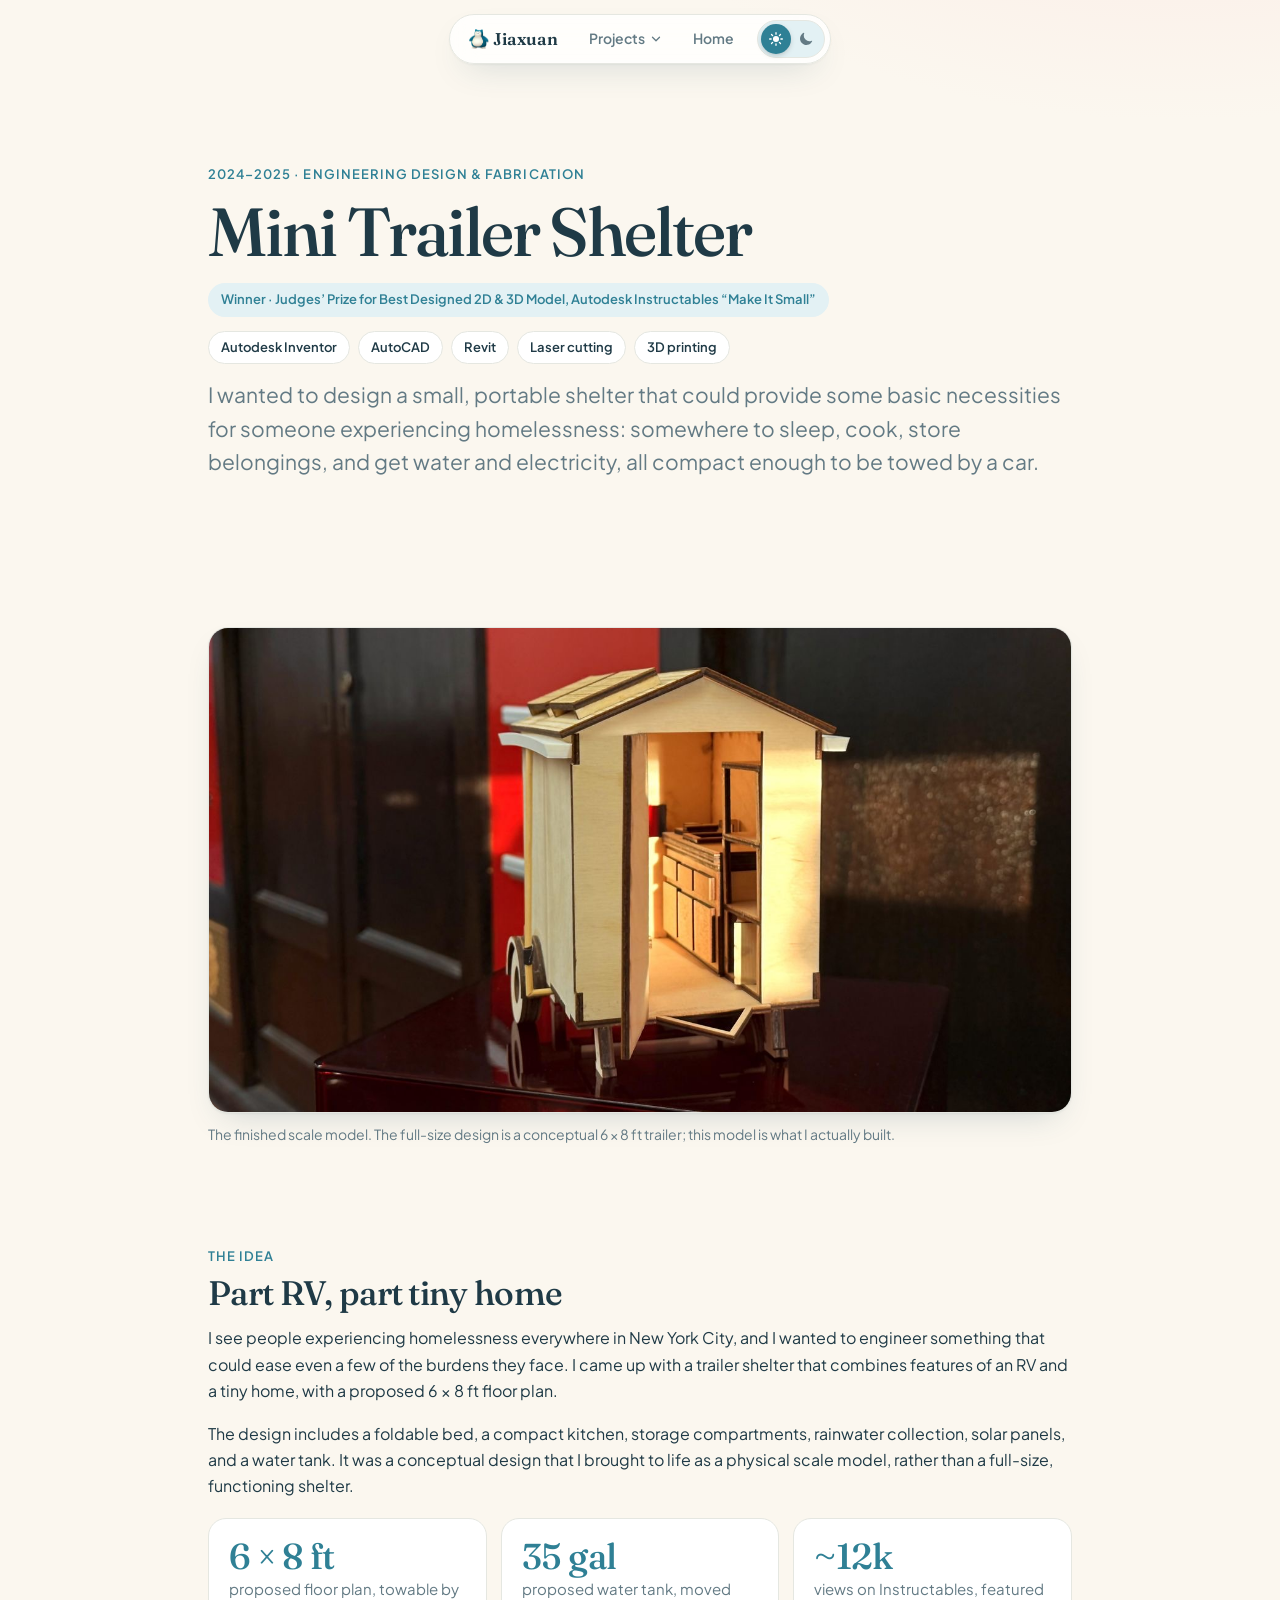
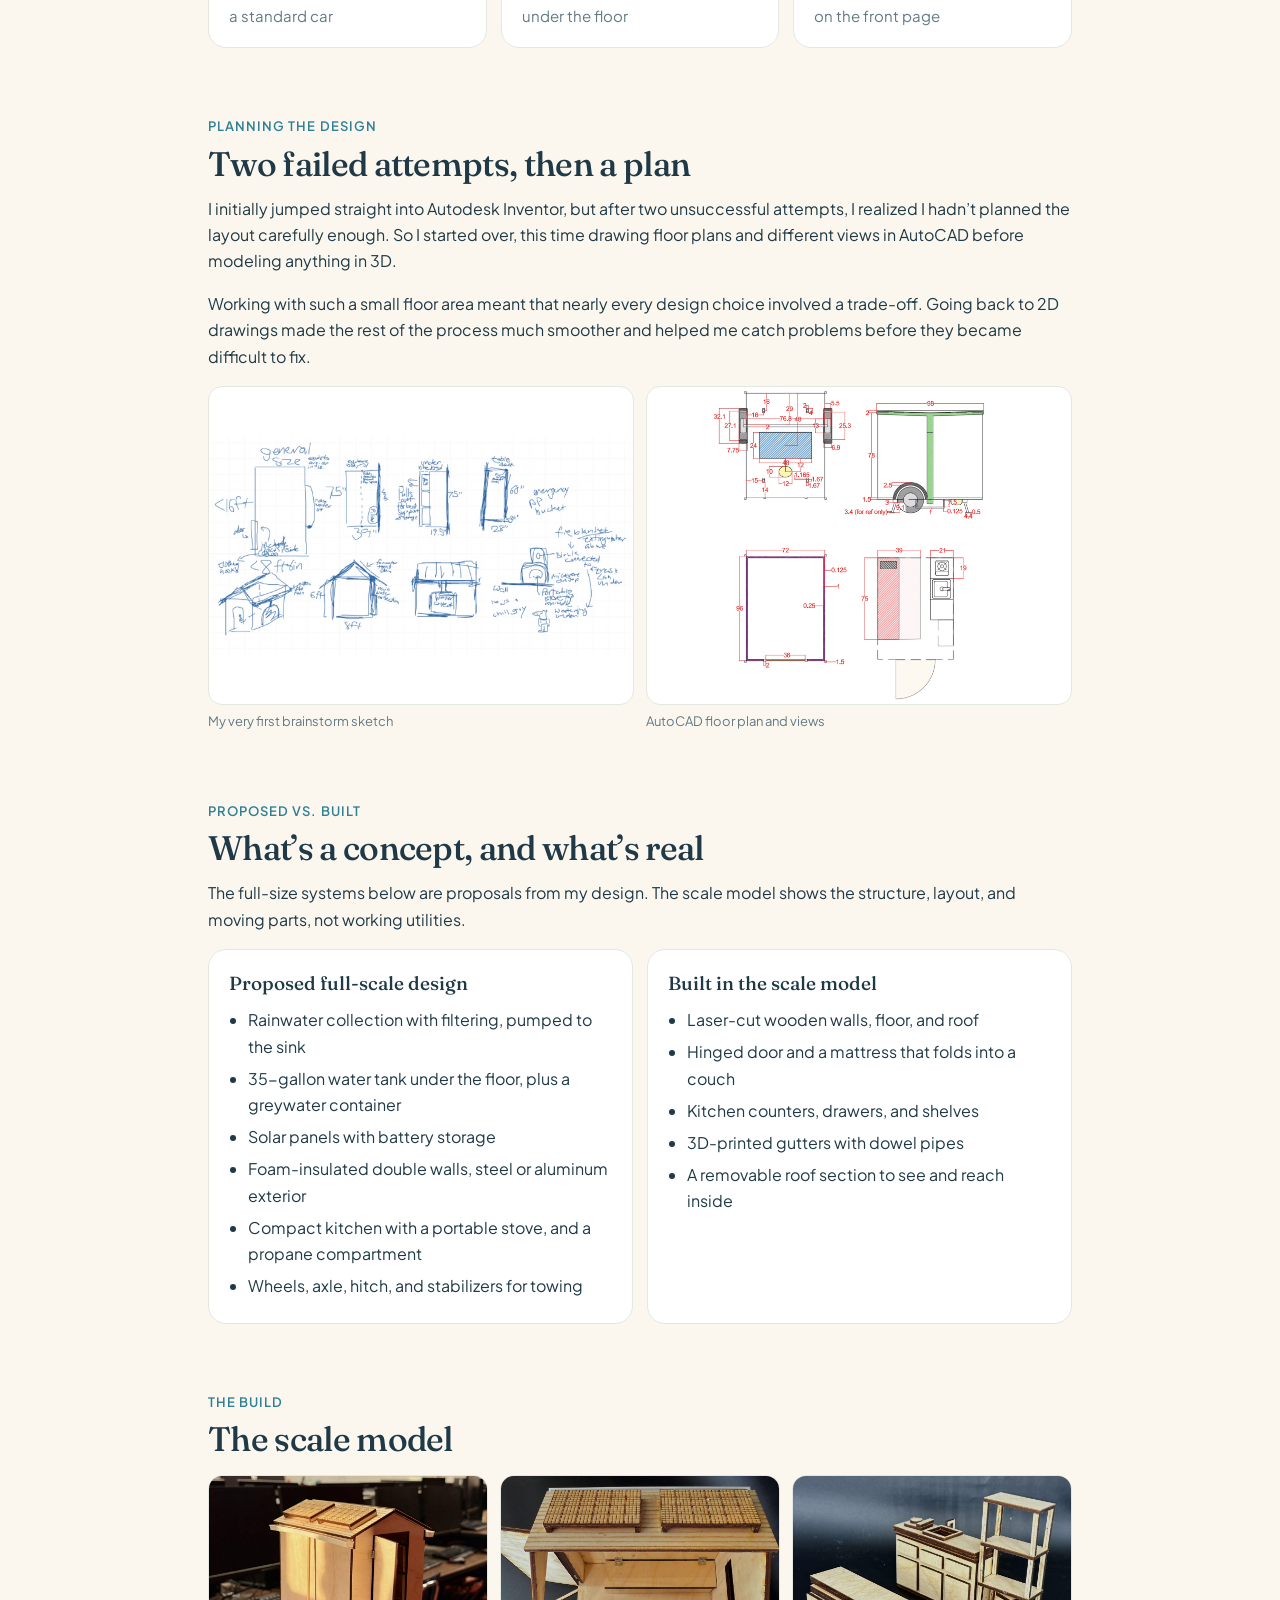
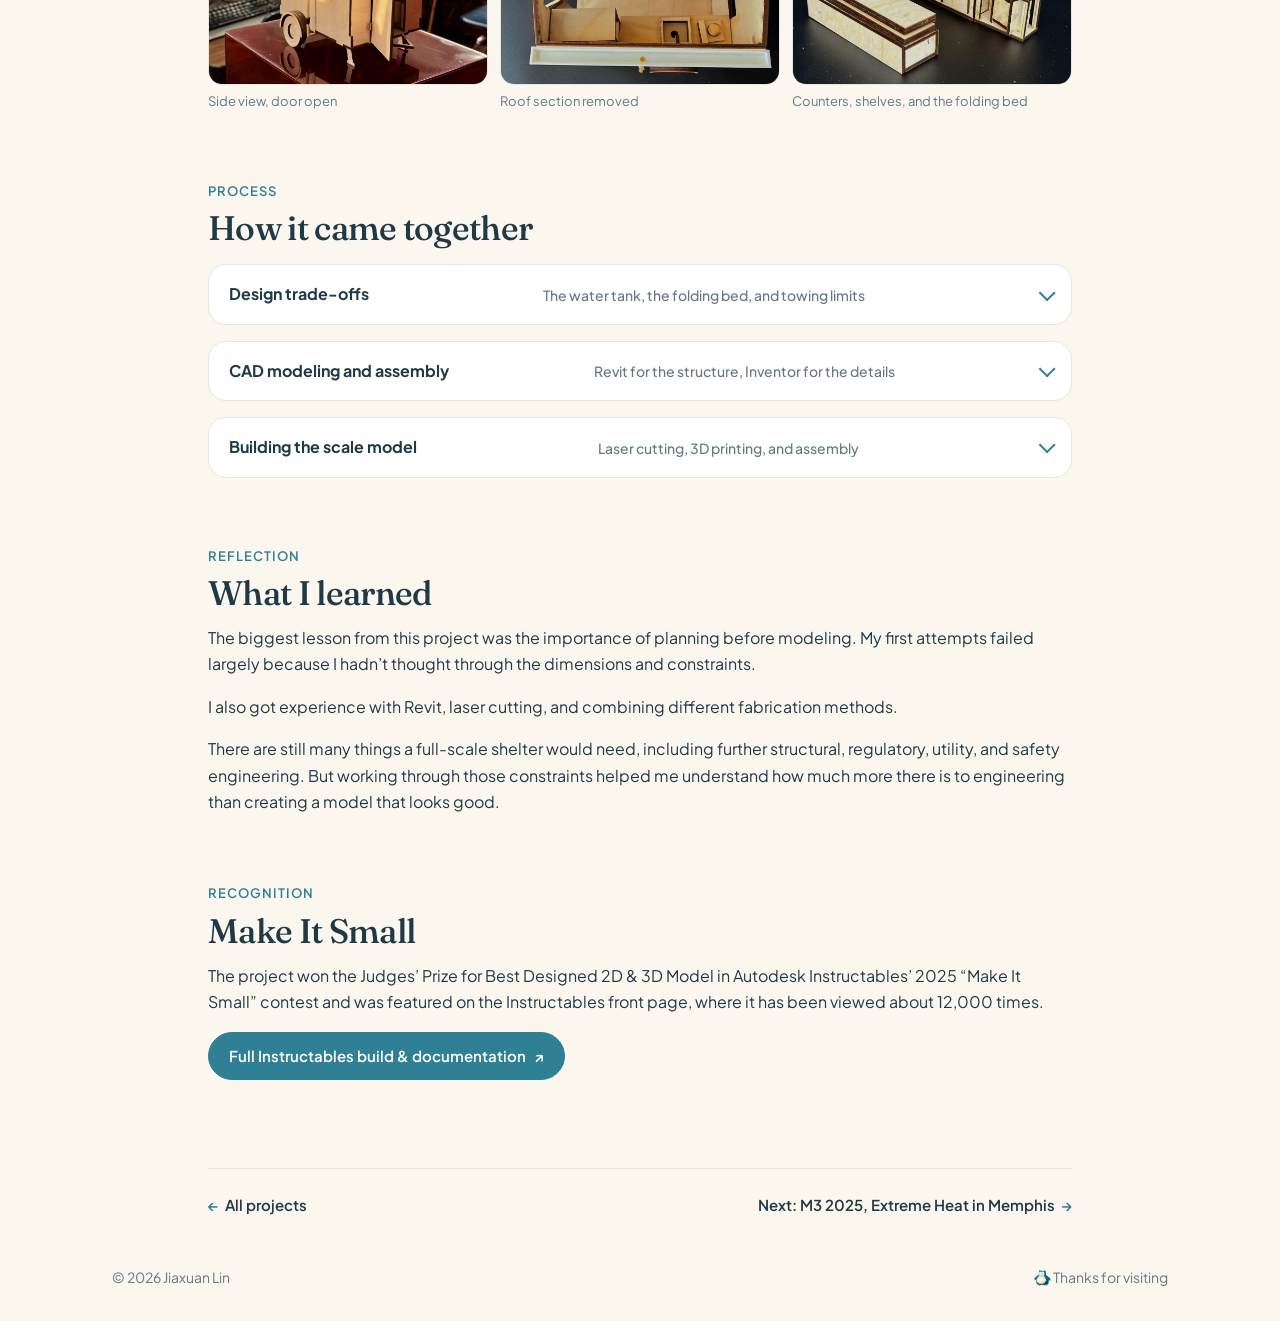
<file: projects/mini-trailer-shelter.html>
<!doctype html>
<html lang="en">
<head>
<meta charset="utf-8">
<meta name="viewport" content="width=device-width, initial-scale=1, viewport-fit=cover">
<title>Mini Trailer Shelter · Jiaxuan Lin</title>
<meta name="description" content="A towable 6 × 8 ft shelter concept for people experiencing homelessness, modeled in AutoCAD, Revit and Inventor and built as a laser-cut scale model.">
<link rel="icon" type="image/png" href="../img/favicon.png">
<link rel="apple-touch-icon" href="../img/favicon.png">
<link rel="preconnect" href="https://fonts.googleapis.com">
<link rel="preconnect" href="https://fonts.gstatic.com" crossorigin>
<link rel="stylesheet" href="https://fonts.googleapis.com/css2?family=Fraunces:ital,opsz,wght@0,9..144,400..600;1,9..144,400..600&family=Plus+Jakarta+Sans:wght@400;500;600;700&display=swap">
<link rel="stylesheet" href="../assets/site.css">
<link rel="stylesheet" href="../assets/project.css">
<script>try { if (localStorage.getItem("jl-mode") === "dark") document.documentElement.setAttribute("data-mode", "dark"); } catch (e) {}</script>
</head>
<body>
<header class="head">
  <div class="wrap">
    <nav class="nav pnav" aria-label="Site">
      <a class="brand" href="../index.html"><img class="snor" src="../img/snorlax.png" alt="" width="102" height="96"> <span class="brand-name">Jiaxuan</span></a>
      <div class="more-wrap dd">
        <button class="more-btn dd-btn" type="button" aria-expanded="false" aria-controls="pj-panel">Projects <svg viewBox="0 0 24 24" aria-hidden="true"><path d="M6 9l6 6 6-6" stroke="currentColor" stroke-width="2.2" fill="none" stroke-linecap="round" stroke-linejoin="round"/></svg></button>
        <div class="more-panel dd-panel" id="pj-panel">
          <a href="mini-trailer-shelter.html" aria-current="page">Mini Trailer Shelter<small>Engineering design &amp; fabrication</small></a>
          <a href="m3-2025.html">M3 2025: Extreme Heat<small>Mathematical modeling</small></a>
          <a href="m3-2026.html">M3 2026: Sports Betting<small>Monte Carlo simulation</small></a>
          <a href="gesture-fx.html">Gesture FX<small>Interactive web app</small></a>
          <a class="dd-all" href="../index.html#highlights">All projects on the homepage <span aria-hidden="true">→</span></a>
        </div>
      </div>
      <a class="back" href="../index.html">Home</a>
      <button class="mode" id="mode" type="button" role="switch" aria-checked="false" aria-label="Dark mode" title="Light / dark mode">
        <span class="i-sun"><svg viewBox="0 0 24 24" aria-hidden="true"><circle cx="12" cy="12" r="4.6" fill="currentColor"/><g stroke="currentColor" stroke-width="2" stroke-linecap="round"><path d="M12 2.5v2.2M12 19.3v2.2M2.5 12h2.2M19.3 12h2.2M5.3 5.3l1.6 1.6M17.1 17.1l1.6 1.6M5.3 18.7l1.6-1.6M17.1 6.9l1.6-1.6"/></g></svg></span>
        <span class="i-moon"><svg viewBox="0 0 24 24" aria-hidden="true"><path d="M20.5 14.6A8.5 8.5 0 0 1 9.4 3.5a.6.6 0 0 0-.8-.7A9.5 9.5 0 1 0 21.2 15.4a.6.6 0 0 0-.7-.8z" fill="currentColor"/></svg></span>
      </button>
    </nav>
  </div>
</header>
<main>
<section class="p-hero">
  <div class="wrap">
    <span class="eyebrow">2024–2025 · Engineering Design &amp; Fabrication</span>
    <h1>Mini Trailer Shelter</h1>
    <ul class="chips">
      <li class="win">Winner · Judges’ Prize for Best Designed 2D &amp; 3D Model, Autodesk Instructables “Make It Small”</li>
    </ul>
    <ul class="chips">
      <li>Autodesk Inventor</li><li>AutoCAD</li><li>Revit</li><li>Laser cutting</li><li>3D printing</li>
    </ul>
    <p class="p-lede">I wanted to design a small, portable shelter that could provide some basic necessities for someone experiencing homelessness: somewhere to sleep, cook, store belongings, and get water and electricity, all compact enough to be towed by a car.</p>
    <figure class="p-fig hero">
      <img src="../img/projects/trailer/hero.jpg" alt="Laser-cut wooden scale model of the trailer shelter lit by warm sunlight" width="1400" height="787">
      <figcaption>The finished scale model. The full-size design is a conceptual 6 × 8 ft trailer; this model is what I actually built.</figcaption>
    </figure>
  </div>
</section>

<div class="wrap p-body">
  <section class="p-sec">
    <span class="eyebrow">The idea</span>
    <h2>Part RV, part tiny home</h2>
    <p>I see people experiencing homelessness everywhere in New York City, and I wanted to engineer something that could ease even a few of the burdens they face. I came up with a trailer shelter that combines features of an RV and a tiny home, with a proposed 6 × 8 ft floor plan.</p>
    <p>The design includes a foldable bed, a compact kitchen, storage compartments, rainwater collection, solar panels, and a water tank. It was a conceptual design that I brought to life as a physical scale model, rather than a full-size, functioning shelter.</p>
    <div class="stats3">
      <div class="stat"><strong>6 × 8 ft</strong><span>proposed floor plan, towable by a standard car</span></div>
      <div class="stat"><strong>35 gal</strong><span>proposed water tank, moved under the floor</span></div>
      <div class="stat"><strong>~12k</strong><span>views on Instructables, featured on the front page</span></div>
    </div>
  </section>

  <section class="p-sec">
    <span class="eyebrow">Planning the design</span>
    <h2>Two failed attempts, then a plan</h2>
    <p>I initially jumped straight into Autodesk Inventor, but after two unsuccessful attempts, I realized I hadn’t planned the layout carefully enough. So I started over, this time drawing floor plans and different views in AutoCAD before modeling anything in 3D.</p>
    <p>Working with such a small floor area meant that nearly every design choice involved a trade-off. Going back to 2D drawings made the rest of the process much smoother and helped me catch problems before they became difficult to fix.</p>
    <div class="pgrid">
      <figure><img class="contain" src="../img/projects/trailer/sketch.jpg" alt="Hand-drawn brainstorm sketches of the shelter" loading="lazy"><figcaption>My very first brainstorm sketch</figcaption></figure>
      <figure><img class="contain" src="../img/projects/trailer/autocad-plan.jpg" alt="AutoCAD floor plan and elevation drawings with dimensions" loading="lazy"><figcaption>AutoCAD floor plan and views</figcaption></figure>
    </div>
  </section>

  <section class="p-sec">
    <span class="eyebrow">Proposed vs. built</span>
    <h2>What’s a concept, and what’s real</h2>
    <p>The full-size systems below are proposals from my design. The scale model shows the structure, layout, and moving parts, not working utilities.</p>
    <div class="compare">
      <div>
        <h3>Proposed full-scale design</h3>
        <ul>
          <li>Rainwater collection with filtering, pumped to the sink</li>
          <li>35-gallon water tank under the floor, plus a greywater container</li>
          <li>Solar panels with battery storage</li>
          <li>Foam-insulated double walls, steel or aluminum exterior</li>
          <li>Compact kitchen with a portable stove, and a propane compartment</li>
          <li>Wheels, axle, hitch, and stabilizers for towing</li>
        </ul>
      </div>
      <div>
        <h3>Built in the scale model</h3>
        <ul>
          <li>Laser-cut wooden walls, floor, and roof</li>
          <li>Hinged door and a mattress that folds into a couch</li>
          <li>Kitchen counters, drawers, and shelves</li>
          <li>3D-printed gutters with dowel pipes</li>
          <li>A removable roof section to see and reach inside</li>
        </ul>
      </div>
    </div>
  </section>

  <section class="p-sec wide">
    <span class="eyebrow">The build</span>
    <h2>The scale model</h2>
    <div class="pgrid">
      <figure><img src="../img/projects/trailer/model-side.jpg" alt="Side view of the wooden model with wheels and door" loading="lazy"><figcaption>Side view, door open</figcaption></figure>
      <figure><img src="../img/projects/trailer/model-roof-off.jpg" alt="Top view of the model with the roof removed" loading="lazy"><figcaption>Roof section removed</figcaption></figure>
      <figure><img src="../img/projects/trailer/model-furniture.jpg" alt="Laser-cut kitchen counters, shelves and bed pieces" loading="lazy"><figcaption>Counters, shelves, and the folding bed</figcaption></figure>
    </div>
  </section>

  <section class="p-sec">
    <span class="eyebrow">Process</span>
    <h2>How it came together</h2>

    <details class="deep">
      <summary>Design trade-offs<small>The water tank, the folding bed, and towing limits</small></summary>
      <div class="deep-in">
        <p>For the shelter to be towable, it had to fit trailer regulations without needing a special permit. In my research, the typical maximum trailer size in the U.S. was 16 × 8 × 13.5 ft (L × W × H), and a standard car can tow about 5,000 lbs. My design fits within those limits.</p>
        <p>I originally wanted to put the water tank on the side of the trailer. But I realized that a full tank would shift the center of mass and could make the trailer unstable. I moved it underneath the floor instead, adjusting the planned capacity from 50 to 35 gallons to fit the space between the other parts underneath and the height of the tires.</p>
        <p>I also designed a mattress that could fold into a couch, so the same area could serve different purposes throughout the day.</p>
      </div>
    </details>

    <details class="deep">
      <summary>CAD modeling and assembly<small>Revit for the structure, Inventor for the details</small></summary>
      <div class="deep-in">
        <p>After completing the 2D plans, I used Revit to model the basic structure (with some help from a friend, since it was my first time using it) and imported it into Autodesk Inventor to add the details.</p>
        <p>I modeled components including the wheels and axle, trailer hitch, stabilizers, kitchen counters, drawers, water tank compartment, gutters, solar panels, and foldable furniture. For dimensions, I measured objects I had at home or looked up product dimensions online.</p>
        <p>Each component was modeled separately before being brought into the final assembly. I used assembly constraints and joints to position parts and explore how movable features, such as the bed and wheels, would fit together.</p>
        <div class="pgrid">
          <figure><img class="contain" src="../img/projects/trailer/revit-shell.jpg" alt="Basic shell of the shelter modeled in Revit" loading="lazy"><figcaption>Basic structure in Revit</figcaption></figure>
          <figure><img src="../img/projects/trailer/inventor-exterior.jpg" alt="Inventor render of the trailer exterior with solar panels" loading="lazy"><figcaption>Inventor assembly, exterior</figcaption></figure>
          <figure><img src="../img/projects/trailer/inventor-interior.jpg" alt="Inventor render of the interior with bed and shelving" loading="lazy"><figcaption>Interior layout</figcaption></figure>
          <figure><img src="../img/projects/trailer/inventor-kitchen.jpg" alt="Inventor render of the counter, sink and shelf" loading="lazy"><figcaption>Kitchen counter and shelf</figcaption></figure>
        </div>
      </div>
    </details>

    <details class="deep">
      <summary>Building the scale model<small>Laser cutting, 3D printing, and assembly</small></summary>
      <div class="deep-in">
        <p>I initially planned to 3D print the structure, but my CAD teacher suggested laser cutting instead. Since I hadn’t worked with a laser cutter before, this became another part of the learning process.</p>
        <p>I prepared AutoCAD drawings for the wooden panels (on 11.5 × 11.5 × 0.125 in boards), laying every part out flat so it could be cut and glued back together into 3D. Laser cutting the gutters didn’t work, so we 3D printed them instead and used dowels for the pipes.</p>
        <p>With my teacher’s guidance, I assembled movable features such as the hinged door and folding mattress. One of my favorite details is the removable section of the roof, which makes it possible to see and access the interior.</p>
        <div class="pgrid">
          <figure><img class="contain" src="../img/projects/trailer/laser-layout.jpg" alt="AutoCAD laser-cutting layout of the flat parts" loading="lazy"><figcaption>Laser-cutting layout in AutoCAD</figcaption></figure>
          <figure><img src="../img/projects/trailer/laser-parts.jpg" alt="Laser-cut wooden parts and dowels on a table" loading="lazy"><figcaption>Cut parts before assembly</figcaption></figure>
          <figure><img src="../img/projects/trailer/model-pieces.jpg" alt="Assembled counters and bed pieces" loading="lazy"><figcaption>Interior pieces, assembled</figcaption></figure>
        </div>
      </div>
    </details>
  </section>

  <section class="p-sec">
    <span class="eyebrow">Reflection</span>
    <h2>What I learned</h2>
    <p>The biggest lesson from this project was the importance of planning before modeling. My first attempts failed largely because I hadn’t thought through the dimensions and constraints.</p>
    <p>I also got experience with Revit, laser cutting, and combining different fabrication methods.</p>
    <p>There are still many things a full-scale shelter would need, including further structural, regulatory, utility, and safety engineering. But working through those constraints helped me understand how much more there is to engineering than creating a model that looks good.</p>
  </section>

  <section class="p-sec">
    <span class="eyebrow">Recognition</span>
    <h2>Make It Small</h2>
    <p>The project won the Judges’ Prize for Best Designed 2D &amp; 3D Model in Autodesk Instructables’ 2025 “Make It Small” contest and was featured on the Instructables front page, where it has been viewed about 12,000 times.</p>
    <div class="p-links">
      <a class="btn primary" href="https://www.instructables.com/Mini-Trailer-Shelter-Make-It-Small-But-Serviceable/" target="_blank" rel="noopener">Full Instructables build &amp; documentation <span class="arr">↗</span></a>
    </div>
  </section>

  <nav class="p-next" aria-label="More projects">
    <a class="link" href="../index.html#highlights"><span class="arr">←</span> All projects</a>
    <a class="link" href="m3-2025.html">Next: M3 2025, Extreme Heat in Memphis <span class="arr">→</span></a>
  </nav>
</div>
</main>
<footer class="foot">
  <div class="wrap">
    <span>© <span id="yr">2026</span> Jiaxuan Lin</span>
    <span><img class="snor" src="../img/snorlax.png" alt="" width="102" height="96"> Thanks for visiting</span>
  </div>
</footer>
<script src="../assets/project.js"></script>
</body>
</html>
</file>
<file: assets/site.css>
/* Generated by build.py from src.html; edit src.html, not this file. */
/* Layout: one calm 70rem column. Hero (name + one-line intro) over a slow photo strip,
   then a bento of highlights, about, CAD grid, photo gallery with a segmented control,
   writing list, videos, and a soft blush contact card. Snorlax palette: belly-cream ground, Snorlax teal-blue accent, a hint of blush. */
:root {
  --bg: #fbf7ef;
  --glow: #d9edf2;
  --glow2: #fbe7e2;
  --surface: #ffffff;
  --soft: #e3f1f4;
  --well: #e9f1f4;
  --ink: #1f3a46;
  --muted: #637a84;
  --line: #e5e7e1;
  --accent: #2f8095;
  --accent-ink: #ffffff;
  --shadow: 0 1px 2px rgba(30, 70, 85, .05), 0 14px 34px -16px rgba(30, 80, 100, .25);
  --shade: rgba(16, 34, 42, .9);
  color-scheme: light;

  --serif: "Fraunces", "Iowan Old Style", "Palatino Linotype", Georgia, serif;
  --sans: "Plus Jakarta Sans", "Avenir Next", "Segoe UI", system-ui, sans-serif;

  --r: 18px;
  --s-1: .8125rem;
  --s0: 1rem;
  --s1: 1.125rem;
  --s2: clamp(1.375rem, 2.6vw, 1.75rem);
  --s3: clamp(1.875rem, 4.4vw, 2.75rem);
  --s4: clamp(3rem, 9vw, 6.5rem);
}

:root[data-mode="dark"] {
  --bg: #142228;
  --glow: #1d3a44;
  --glow2: #2b2530;
  --surface: #1a2c33;
  --soft: #20383f;
  --well: #1b2e35;
  --ink: #ebf2f1;
  --muted: #9fb3b6;
  --line: #2a4149;
  --accent: #7cc3d3;
  --accent-ink: #0d2128;
  --shadow: 0 1px 2px rgba(0, 0, 0, .3), 0 14px 34px -16px rgba(0, 0, 0, .6);
  --shade: rgba(6, 14, 18, .94);
  color-scheme: dark;
}

* { box-sizing: border-box; }
html { scroll-behavior: smooth; }
body {
  margin: 0; color: var(--ink);
  background:
    radial-gradient(900px 560px at 12% -10%, var(--glow), transparent 70%) no-repeat,
    radial-gradient(900px 560px at 92% -6%, var(--glow2), transparent 70%) no-repeat,
    var(--bg);
  font-family: var(--sans); font-size: var(--s0); line-height: 1.65;
  -webkit-font-smoothing: antialiased;
}
body::before {
  content: ""; position: fixed; inset: 0 0 auto; height: env(safe-area-inset-top, 0px);
  z-index: 20; background: var(--bg);
}
a { color: inherit; }
img { display: block; max-width: 100%; }
button { font: inherit; color: inherit; }
:focus-visible { outline: 2px solid var(--accent); outline-offset: 3px; border-radius: 10px; }
.snor { height: 1.15em; width: auto; display: inline-block; vertical-align: -.22em; transition: transform .3s cubic-bezier(.2,.8,.2,1.4); }
.snor:hover { transform: rotate(-8deg) scale(1.15); }

.wrap {
  max-width: 70rem; margin: 0 auto;
  padding-left: max(16px, env(safe-area-inset-left, 0px));
  padding-right: max(16px, env(safe-area-inset-right, 0px));
}
@media (min-width: 760px) {
  .wrap { padding-left: max(32px, env(safe-area-inset-left, 0px)); padding-right: max(32px, env(safe-area-inset-right, 0px)); }
}
.eyebrow { font-size: var(--s-1); font-weight: 600; letter-spacing: .08em; text-transform: uppercase; color: var(--accent); }

/* ---------- Nav ---------- */
.head { position: sticky; top: env(safe-area-inset-top, 0px); z-index: 10; padding-top: 14px; pointer-events: none; }
.head .wrap { display: flex; justify-content: center; }
.nav {
  pointer-events: auto; display: flex; align-items: center; gap: 2px; max-width: 100%;
  padding: 5px; border-radius: 999px; border: 1px solid var(--line);
  background: color-mix(in srgb, var(--surface) 80%, transparent);
  backdrop-filter: saturate(1.4) blur(14px); -webkit-backdrop-filter: saturate(1.4) blur(14px);
  box-shadow: var(--shadow);
}
.brand { font-family: var(--serif); font-weight: 600; font-size: 1.0625rem; text-decoration: none; padding: 5px 12px 5px 14px; white-space: nowrap; }
.nav { width: max-content; }
.nav-links { display: flex; gap: 2px; flex: none; }
.nav-links::-webkit-scrollbar { display: none; }
.nav-links a {
  text-decoration: none; font-size: .875rem; font-weight: 600; color: var(--muted);
  padding: 7px 13px; border-radius: 999px; white-space: nowrap; transition: color .2s, background .2s;
}
.nav-links a:hover { color: var(--ink); }
.nav-links a[aria-current="true"] { background: var(--soft); color: var(--accent); }
/* "More" dropdown: links that don't fit in the bar fold in here (Videos, Writing, Photos first) */
.more-wrap { position: relative; flex: none; }
.more-wrap[hidden] { display: none; }
.more-btn {
  display: inline-flex; align-items: center; gap: 4px; cursor: pointer; border: 0; background: none;
  padding: 7px 11px 7px 13px; border-radius: 999px; font-weight: 600; font-size: .875rem; color: var(--muted);
  transition: color .2s, background .2s;
}
.more-btn svg { width: 14px; height: 14px; transition: transform .25s; }
.more-btn:hover { color: var(--ink); }
.more-wrap.open .more-btn, .more-btn.has-current { background: var(--soft); color: var(--accent); }
.more-wrap.open .more-btn svg { transform: rotate(180deg); }
.more-panel {
  position: absolute; top: calc(100% + 12px); right: -6px; min-width: 176px; z-index: 5;
  display: flex; flex-direction: column; gap: 2px; padding: 6px;
  background: var(--surface); border: 1px solid var(--line); border-radius: 16px; box-shadow: var(--shadow);
  opacity: 0; visibility: hidden; transform: translateY(-6px) scale(.98); transform-origin: top right;
  transition: opacity .2s ease, transform .25s cubic-bezier(.2,.8,.2,1), visibility 0s linear .25s;
}
.more-wrap.open .more-panel { opacity: 1; visibility: visible; transform: none; transition-delay: 0s; }
.more-panel a {
  text-decoration: none; font-size: .9375rem; font-weight: 600; color: var(--muted);
  padding: 10px 14px; border-radius: 12px; white-space: nowrap; transition: color .2s, background .2s;
}
.more-panel a:hover { background: var(--soft); color: var(--ink); }
/* Projects dropdown in the top bar */
.dd .more-panel { left: -6px; right: auto; min-width: 250px; transform-origin: top left; }
.more-panel a small { display: block; margin-top: 1px; font-size: .75rem; font-weight: 500; color: var(--muted); }
.more-panel a[aria-current="page"] { background: var(--soft); color: var(--accent); }
.more-panel .dd-all { margin-top: 4px; border-top: 1px solid var(--line); border-radius: 0 0 12px 12px; font-size: .875rem; }
@media (max-width: 420px) { .brand-name { display: none; } .brand { padding-right: 8px; } }
.more-panel a[aria-current="true"] { background: var(--soft); color: var(--accent); }

.mode {
  position: relative; flex: none; display: inline-flex; margin-left: 4px; padding: 3px; cursor: pointer;
  border-radius: 999px; border: 1px solid var(--line); background: var(--soft);
}
.mode::before {
  content: ""; position: absolute; top: 3px; left: 3px; width: 30px; height: 30px; border-radius: 50%;
  background: var(--accent); box-shadow: 0 2px 6px -2px rgba(0, 0, 0, .3);
  transition: transform .4s cubic-bezier(.2,.8,.2,1.2);
}
:root[data-mode="dark"] .mode::before { transform: translateX(30px); }
.mode span { position: relative; z-index: 1; width: 30px; height: 30px; display: grid; place-items: center; color: var(--muted); transition: color .3s; }
.mode svg { width: 16px; height: 16px; }
.mode .i-sun, :root[data-mode="dark"] .mode .i-moon { color: var(--accent-ink); }
:root[data-mode="dark"] .mode .i-sun { color: var(--muted); }
.mode:hover span { transform: scale(1.06); }
body, .card, .nav, .profile, .tile .img, .seg, .chip, .mail, .btn { transition: background-color .35s ease, color .35s ease, border-color .35s ease; }

/* ---------- Hero ---------- */
.hero { padding-block: clamp(56px, 10vw, 120px) 0; }
.profile {
  max-width: 46rem; margin: 0 0 28px; padding: 4px 24px; border-radius: 22px;
  background: var(--surface); border: 1px solid var(--line); box-shadow: var(--shadow);
}
.p-row { display: grid; grid-template-columns: 7rem minmax(0, 1fr); gap: 4px 18px; align-items: baseline; padding: 16px 0; }
.p-row + .p-row { border-top: 1px solid var(--line); }
.p-k { font-size: .8125rem; font-weight: 700; letter-spacing: .08em; text-transform: uppercase; color: var(--accent); }
.p-sub { display: block; margin-top: 4px; font-size: .9375rem; line-height: 1.45; color: var(--muted); }
.p-k small { display: block; margin-top: 3px; font-size: .6875rem; font-weight: 600; letter-spacing: .1em; color: var(--muted); }
.p-v { font-size: clamp(1.0625rem, 2vw, 1.3125rem); line-height: 1.45; text-wrap: pretty; }
.p-v b { font-family: var(--serif); font-weight: 500; font-size: 1.3em; letter-spacing: -.01em; }
@media (max-width: 560px) { .p-row { grid-template-columns: minmax(0, 1fr); } .profile { padding: 2px 18px; } }
.hero h1 {
  font-family: var(--serif); font-weight: 500; font-size: var(--s4); line-height: .98; letter-spacing: -.03em;
  margin: 22px 0 18px; font-variation-settings: "opsz" 144;
}
.hero h1 .snor { height: .62em; vertical-align: .02em; margin-left: .14em; }
.lede { font-size: clamp(1.1875rem, 2.2vw, 1.375rem); line-height: 1.55; max-width: 36rem; margin: 0 0 30px; color: var(--muted); text-wrap: pretty; }
.lede em { font-family: var(--serif); font-style: italic; color: var(--ink); font-size: 1.08em; }
.cta { display: flex; flex-wrap: wrap; gap: 10px; }
.btn {
  display: inline-flex; align-items: center; gap: 8px; text-decoration: none; cursor: pointer;
  font-weight: 600; font-size: .9375rem; padding: 11px 20px; border-radius: 999px;
  border: 1px solid var(--line); background: var(--surface);
  transition: transform .25s cubic-bezier(.2,.8,.2,1), box-shadow .25s, background .2s;
}
.btn:hover { transform: translateY(-2px); box-shadow: var(--shadow); }
.btn.primary { background: var(--accent); color: var(--accent-ink); border-color: var(--accent); }
.btn .arr { transition: transform .25s; }
.btn:hover .arr { transform: translateX(3px); }

.rise { animation: rise .9s cubic-bezier(.2,.8,.2,1) both; }
.rise.d1 { animation-delay: .08s; } .rise.d2 { animation-delay: .16s; } .rise.d3 { animation-delay: .24s; } .rise.d4 { animation-delay: .34s; }
@keyframes rise { from { opacity: 0; transform: translateY(14px); } to { opacity: 1; transform: none; } }

/* Photo strip */
.strip-wrap { position: relative; margin-top: clamp(48px, 7vw, 80px); }
/* Drifts on its own; hover pauses it; drag, swipe, trackpad or the arrows move it */
.strip {
  overflow-x: auto; overflow-y: hidden; scrollbar-width: none; cursor: grab; overscroll-behavior-x: contain;
  -webkit-mask-image: linear-gradient(90deg, transparent, #000 6%, #000 94%, transparent);
          mask-image: linear-gradient(90deg, transparent, #000 6%, #000 94%, transparent);
}
.strip::-webkit-scrollbar { display: none; }
.strip.dragging { cursor: grabbing; }
.strip.dragging button { pointer-events: none; }
.strip-track { display: flex; gap: 12px; width: max-content; }
.strip button { padding: 0; border: 0; background: var(--well); border-radius: 14px; overflow: hidden; cursor: zoom-in; flex: none; }
.strip img { height: clamp(150px, 20vw, 220px); width: auto; transition: transform .5s cubic-bezier(.2,.8,.2,1); -webkit-user-drag: none; user-select: none; }
.strip button:hover img { transform: scale(1.05); }
.strip-arrow {
  position: absolute; top: 50%; z-index: 2; width: 42px; height: 42px; margin-top: -21px; border-radius: 50%;
  display: grid; place-items: center; cursor: pointer; color: var(--ink);
  background: var(--surface); border: 1px solid var(--line); box-shadow: var(--shadow);
  opacity: 0; transition: opacity .25s, transform .25s cubic-bezier(.2,.8,.2,1.3);
}
.strip-arrow svg { width: 18px; height: 18px; }
.strip-arrow.prev { left: max(16px, env(safe-area-inset-left, 0px)); }
.strip-arrow.next { right: max(16px, env(safe-area-inset-right, 0px)); }
.strip-wrap:hover .strip-arrow, .strip-arrow:focus-visible { opacity: 1; }
.strip-arrow:hover { transform: scale(1.08); }
@media (hover: none) { .strip-arrow { display: none; } }

.facts {
  list-style: none; margin: clamp(40px, 6vw, 64px) 0 0; padding: 0;
  display: grid; grid-template-columns: repeat(2, minmax(0, 1fr)); gap: 24px 0;
}
@media (min-width: 820px) { .facts { grid-template-columns: repeat(4, minmax(0, 1fr)); } }
.facts li { padding: 0 20px; border-left: 1px solid var(--line); min-width: 0; }
.facts strong { display: block; font-family: var(--serif); font-weight: 500; font-size: clamp(1.75rem, 3.6vw, 2.375rem); line-height: 1.1; font-variant-numeric: tabular-nums; letter-spacing: -.02em; }
.facts span { font-size: .875rem; color: var(--muted); }

/* ---------- Sections ---------- */
section[id] { scroll-margin-top: 86px; }
.sec { padding-block: clamp(80px, 11vw, 136px) 0; }
.sec-head { display: grid; gap: 8px; margin-bottom: clamp(28px, 4vw, 44px); max-width: 40rem; }
.sec-head h2 { font-family: var(--serif); font-weight: 500; font-size: var(--s3); line-height: 1.1; letter-spacing: -.02em; margin: 0; text-wrap: balance; }
.sec-head h2 em { font-style: italic; color: var(--accent); }
.sec-head p { margin: 0; color: var(--muted); }

.card { background: var(--surface); border: 1px solid var(--line); border-radius: var(--r); padding: clamp(20px, 2.6vw, 28px); min-width: 0; }
.card h3 { font-family: var(--serif); font-weight: 500; font-size: var(--s2); line-height: 1.2; letter-spacing: -.01em; margin: 6px 0 8px; text-wrap: balance; }
.card p { margin: 0 0 18px; color: var(--muted); }
.tags { display: flex; flex-wrap: wrap; gap: 6px; }
.tag { display: inline-block; font-size: .75rem; font-weight: 600; padding: 3px 10px; border-radius: 999px; background: var(--soft); color: var(--accent); }
.link { font-weight: 600; font-size: .9375rem; text-decoration: none; display: inline-flex; gap: 6px; align-items: center; }
.link .arr { transition: transform .25s; color: var(--accent); }
.link:hover .arr { transform: translate(2px, -2px); }
.links { display: flex; flex-wrap: wrap; gap: 8px 20px; }

/* ---------- Bento ---------- */
.bento { display: grid; gap: 16px; grid-template-columns: minmax(0, 1fr); }
@media (min-width: 900px) {
  .bento { grid-template-columns: repeat(12, minmax(0, 1fr)); }
  .b-award { grid-column: span 7; grid-row: span 2; }
  .b-m3 { grid-column: span 5; }
  .b-web { grid-column: span 5; }
}
.b-award { padding: 0; overflow: hidden; display: flex; flex-direction: column; }
.b-award .shot { overflow: hidden; }
.b-award img { width: 100%; aspect-ratio: 16 / 10; object-fit: cover; transition: transform .8s cubic-bezier(.2,.8,.2,1); }
.b-award:hover img { transform: scale(1.03); }
.b-award .in { padding: clamp(20px, 2.6vw, 28px); }
.b-m3 { background: var(--soft); border-color: transparent; }
.big { font-family: var(--serif); font-weight: 500; font-size: clamp(2.5rem, 5vw, 3.25rem); line-height: 1; letter-spacing: -.03em; color: var(--accent); margin: 6px 0 2px; }

/* ---------- About ---------- */
.about { display: grid; gap: 32px 64px; grid-template-columns: minmax(0, 1fr); align-items: center; }
@media (min-width: 900px) { .about { grid-template-columns: minmax(0, 5fr) minmax(0, 7fr); } }
.about-photo { margin: 0; position: relative; }
.about-photo > img { width: 100%; aspect-ratio: 1280 / 1203; object-fit: cover; border-radius: 24px; }
.about-photo figcaption { display: flex; flex-wrap: wrap; gap: 8px; margin-top: 14px; }
.chip { display: inline-flex; align-items: center; gap: 6px; padding: 6px 12px; border-radius: 999px; background: var(--surface); border: 1px solid var(--line); font-size: .875rem; }
.chip b { font-weight: 600; }
.chip .snor { height: 1.3em; }
.about-copy p { margin: 0 0 1em; max-width: 36rem; color: var(--muted); }
.about-copy p.intro { font-family: var(--serif); font-size: clamp(1.375rem, 2.6vw, 1.75rem); line-height: 1.35; color: var(--ink); letter-spacing: -.01em; }
.about-copy p.intro em { color: var(--accent); }
.about-copy p.story + p.story { margin-top: 0; }
.about-copy p.story { margin-top: 12px; font-size: clamp(1.125rem, 2vw, 1.3125rem); line-height: 1.65; color: var(--ink); }

/* ---------- CAD ---------- */
.group + .group { margin-top: 48px; }
.group-head { display: flex; flex-wrap: wrap; align-items: baseline; gap: 4px 12px; margin-bottom: 16px; }
.group-head h3 { font-family: var(--serif); font-weight: 500; font-size: 1.375rem; margin: 0; }
.group-head span { font-size: .875rem; color: var(--muted); }
.cad-grid { display: grid; gap: 16px; grid-template-columns: repeat(auto-fill, minmax(min(100%, 15rem), 1fr)); }
.cad-grid.made { grid-template-columns: repeat(auto-fill, minmax(min(100%, 19rem), 1fr)); }
.tile { display: block; width: 100%; padding: 0; border: 0; background: none; cursor: zoom-in; text-align: left; }
.tile .img { border-radius: 16px; overflow: hidden; background: var(--well); }
.tile img { width: 100%; height: auto; aspect-ratio: 16 / 10; object-fit: cover; transition: transform .6s cubic-bezier(.2,.8,.2,1); }
.made .tile img { aspect-ratio: 3 / 2; }
.tile:hover img { transform: scale(1.045); }
.tile .cap { display: flex; justify-content: space-between; align-items: baseline; gap: 10px; padding: 10px 4px 0; }
.tile .cap b { font-weight: 600; font-size: .9375rem; line-height: 1.35; }
.tile .cap span { flex: none; font-size: .75rem; color: var(--muted); white-space: nowrap; }
.plan { max-width: 52rem; }
.plan .tile .img { background: #fff; border: 1px solid var(--line); }
.plan .tile img { aspect-ratio: auto; object-fit: contain; }

/* ---------- Featured project previews ---------- */
[hidden] { display: none !important; }
.featured { display: grid; gap: 16px; grid-template-columns: repeat(auto-fit, minmax(min(100%, 22rem), 1fr)); }
.fcard {
  display: flex; flex-direction: column; text-decoration: none; min-width: 0;
  background: var(--surface); border: 1px solid var(--line); border-radius: var(--r); overflow: hidden;
  transition: transform .25s cubic-bezier(.2,.8,.2,1), box-shadow .25s;
}
.fcard:hover { transform: translateY(-3px); box-shadow: var(--shadow); }
.fcard .fshot { aspect-ratio: 16 / 9; overflow: hidden; background: #fff; }
.fcard .fshot img { width: 100%; height: 100%; object-fit: cover; transition: transform .7s cubic-bezier(.2,.8,.2,1); }
.fcard .fshot.chart img { object-fit: contain; padding: 10px 14px; }
.fcard:hover .fshot img { transform: scale(1.03); }
.fcard .fbody { display: grid; gap: 8px; align-content: start; flex: 1; padding: 18px 20px 20px; }
.fcard .fmeta { font-size: .8125rem; font-weight: 600; color: var(--accent); }
.fcard h3 { font-family: var(--serif); font-weight: 500; font-size: 1.375rem; line-height: 1.2; margin: 0; }
.fcard .tag { justify-self: start; }
.fcard p { margin: 0; font-size: .9375rem; color: var(--muted); }
.fcard .go { margin-top: 4px; font-weight: 600; font-size: .9375rem; }
.fcard .go .arr { color: var(--accent); display: inline-block; transition: transform .25s; }
.fcard:hover .go .arr { transform: translateX(3px); }
.slim {
  display: flex; flex-wrap: wrap; align-items: center; justify-content: space-between; gap: 8px 20px;
  margin-top: 16px; padding: 16px 20px; border-radius: var(--r); background: var(--soft); font-size: .9375rem;
}
.more-toggle { margin-top: 16px; }
.gallery-more { display: flex; justify-content: center; margin-top: 18px; }
.gallery-more:empty { display: none; }
.proj.compact .proj-shot img { aspect-ratio: 16 / 10; }
@media (min-width: 860px) { .proj.compact { grid-template-columns: minmax(0, 5fr) minmax(0, 7fr); } }

/* Collapsible sections (native <details>): used on the homepage and the project pages */
.deep { border: 1px solid var(--line); border-radius: 18px; background: var(--surface); margin-top: 16px; }
.deep > summary {
  list-style: none; cursor: pointer; display: flex; align-items: center; justify-content: space-between; gap: 12px;
  padding: 16px 20px; font-weight: 700; border-radius: 18px;
}
.deep > summary::-webkit-details-marker { display: none; }
.deep > summary::after {
  content: ""; flex: none; width: 10px; height: 10px; border-right: 2px solid var(--accent); border-bottom: 2px solid var(--accent);
  transform: rotate(45deg) translateY(-3px); transition: transform .25s;
}
.deep[open] > summary::after { transform: rotate(225deg) translateY(-2px); }
.deep > summary:hover { background: var(--soft); }
.deep > summary small { display: block; font-weight: 500; font-size: .875rem; color: var(--muted); margin-top: 2px; }
.deep .deep-in { padding: 4px 20px 20px; }
.deep .deep-in > :first-child { margin-top: 6px; }

/* ---------- Creative coding ---------- */
.proj { display: grid; gap: 0; padding: 0; overflow: hidden; grid-template-columns: minmax(0, 1fr); }
@media (min-width: 860px) { .proj { grid-template-columns: minmax(0, 7fr) minmax(0, 5fr); } }
.proj-shot { display: block; overflow: hidden; background: #0d0b1f; }
.proj-shot img { width: 100%; height: 100%; aspect-ratio: 16 / 10; object-fit: cover; transition: transform .7s cubic-bezier(.2,.8,.2,1); }
.proj:hover .proj-shot img { transform: scale(1.03); }
.proj-body { display: grid; gap: 6px; align-content: center; padding: clamp(20px, 3vw, 32px); }
.proj-body .k { font-size: .8125rem; color: var(--accent); font-weight: 600; }
.proj-body h3 { margin: 0; }
.proj-body p { margin: 0; }
.proj-body .proj-note { font-size: .875rem; }
.proj-body .links { margin-top: 10px; }
.sketches { display: grid; gap: 20px; grid-template-columns: repeat(auto-fit, minmax(min(100%, 19rem), 1fr)); }
.sketch { display: flex; flex-direction: column; gap: 14px; min-width: 0; }
.sketch-stage {
  position: relative; aspect-ratio: 1 / 1; max-width: 100%; border-radius: 18px; overflow: hidden;
  background: var(--well); border: 1px solid var(--line); box-shadow: var(--shadow); cursor: crosshair;
}
.sketch-stage canvas { display: block; width: 100% !important; height: 100% !important; }
.sketch-stage.paint { touch-action: none; }
.sketch-stage .fallback { position: absolute; inset: 0; display: grid; place-items: center; padding: 20px; text-align: center; color: var(--muted); font-size: .9375rem; }
.sketch-body { display: grid; gap: 4px; padding: 0 4px; }
.sketch-body .k { font-size: .8125rem; color: var(--accent); font-weight: 600; }
.sketch-body h3 { font-family: var(--serif); font-weight: 500; font-size: 1.375rem; line-height: 1.25; margin: 0; }
.sketch-body p { margin: 2px 0 8px; font-size: .9375rem; color: var(--muted); }

/* ---------- Photography ---------- */
.photo-top { display: flex; flex-wrap: wrap; justify-content: space-between; align-items: end; gap: 20px 32px; margin-bottom: 24px; }
.quote { font-family: var(--serif); font-style: italic; font-size: clamp(1.25rem, 2.4vw, 1.5rem); line-height: 1.35; margin: 0; max-width: 28rem; }
.seg {
  position: relative; display: inline-flex; padding: 4px; border-radius: 999px;
  background: var(--surface); border: 1px solid var(--line); max-width: 100%; overflow-x: auto; scrollbar-width: none;
}
.seg::-webkit-scrollbar { display: none; }
.seg-ind {
  position: absolute; top: 4px; bottom: 4px; left: 0; width: 0; border-radius: 999px; background: var(--accent);
  transition: transform .35s cubic-bezier(.2,.8,.2,1), width .35s cubic-bezier(.2,.8,.2,1);
}
.tab {
  position: relative; z-index: 1; border: 0; background: none; cursor: pointer; white-space: nowrap;
  padding: 8px 16px; border-radius: 999px; font-weight: 600; font-size: .875rem; color: var(--muted);
  transition: color .3s;
}
.tab small { font-weight: 500; opacity: .65; margin-left: 4px; }
.tab[aria-selected="true"] { color: var(--accent-ink); }
.gallery { display: flex; gap: 12px; align-items: flex-start; }
.gcol { flex: 1 1 0; min-width: 0; display: flex; flex-direction: column; gap: 12px; }
.gallery .ph {
  display: block; width: 100%; margin: 0; padding: 0; border: 0; background: var(--well);
  border-radius: 14px; overflow: hidden; break-inside: avoid; cursor: zoom-in; position: relative;
}
.gallery .ph img { width: 100%; height: auto; transition: transform .6s cubic-bezier(.2,.8,.2,1); }
.gallery .ph:hover img { transform: scale(1.04); }
.gallery .ph .exif {
  position: absolute; left: 10px; bottom: 10px; padding: 4px 10px; border-radius: 999px;
  background: rgba(20, 14, 22, .55); color: #fff; font-size: .75rem; font-weight: 500;
  backdrop-filter: blur(6px); -webkit-backdrop-filter: blur(6px);
}
.gallery.swap { animation: fadein .45s ease both; }
.more {
  display: flex; flex-wrap: wrap; justify-content: center; align-items: center; gap: 10px;
  margin-top: 32px; padding-top: 28px; border-top: 1px solid var(--line);
}
.more-lbl { flex-basis: 100%; text-align: center; font-size: .875rem; color: var(--muted); margin-bottom: 2px; }
@keyframes fadein { from { opacity: 0; transform: translateY(6px); } to { opacity: 1; transform: none; } }

/* ---------- Writing ---------- */
.rows { list-style: none; margin: 0; padding: 0; border-top: 1px solid var(--line); }
.rows li { border-bottom: 1px solid var(--line); }
.rows a {
  display: grid; grid-template-columns: minmax(0, 1fr) auto; gap: 4px 24px; align-items: center;
  padding: 20px 4px; text-decoration: none; transition: padding .3s cubic-bezier(.2,.8,.2,1);
}
@media (min-width: 760px) { .rows a { grid-template-columns: 13rem minmax(0, 1fr) auto; } }
.rows a:hover { padding-left: 12px; }
.rows .k { font-size: .8125rem; color: var(--muted); }
@media (max-width: 759px) { .rows .k { grid-column: 1 / -1; } }
.rows .t { font-family: var(--serif); font-weight: 500; font-size: 1.3125rem; line-height: 1.3; }
.rows .go {
  width: 36px; height: 36px; border-radius: 50%; display: grid; place-items: center; border: 1px solid var(--line);
  color: var(--accent); transition: background .25s, color .25s, border-color .25s;
}
.rows a:hover .go { background: var(--accent); color: var(--accent-ink); border-color: var(--accent); }
.note { margin: 16px 4px 0; font-size: .875rem; color: var(--muted); }

/* ---------- Video ---------- */
.videos { display: grid; gap: 16px; grid-template-columns: repeat(auto-fit, minmax(min(100%, 18rem), 1fr)); }
.vid { display: block; text-decoration: none; }
.screen {
  aspect-ratio: 16 / 9; max-width: 100%; border-radius: 16px; display: grid; place-items: center; position: relative; overflow: hidden;
  background: linear-gradient(140deg, var(--soft), var(--well));
}
.play {
  width: 56px; height: 56px; border-radius: 50%; background: var(--surface); color: var(--accent);
  display: grid; place-items: center; box-shadow: var(--shadow); transition: transform .35s cubic-bezier(.2,.8,.2,1.3);
}
.play svg { width: 20px; height: 20px; margin-left: 3px; }
.vid:hover .play { transform: scale(1.1); }
.screen .poster { position: absolute; inset: 0; width: 100%; height: 100%; object-fit: cover; transition: transform .7s cubic-bezier(.2,.8,.2,1); }
.vid:hover .screen .poster { transform: scale(1.04); }
.screen.has-poster::after { content: ""; position: absolute; inset: 0; background: linear-gradient(to top, rgba(8, 16, 20, .55), rgba(8, 16, 20, .05) 55%); }
.screen .play, .screen .file { z-index: 1; }
.screen.has-poster .file { color: rgba(255, 255, 255, .85); }
.screen .file { position: absolute; left: 14px; bottom: 10px; right: 14px; font-size: .75rem; color: var(--muted); overflow: hidden; text-overflow: ellipsis; white-space: nowrap; }
.vid .body { padding: 14px 4px 0; display: grid; gap: 2px; }
.vid .k { font-size: .8125rem; color: var(--accent); font-weight: 600; }
.vid h3 { font-family: var(--serif); font-weight: 500; font-size: 1.3125rem; line-height: 1.25; margin: 0; }
.vid p { margin: 2px 0 0; font-size: .9375rem; color: var(--muted); }

/* ---------- Contact ---------- */
.contact { padding-bottom: 56px; }
.hello { background: var(--soft); border-radius: 28px; padding: clamp(36px, 6vw, 72px) clamp(20px, 5vw, 56px); text-align: center; }
.hello h2 { font-family: var(--serif); font-weight: 500; font-size: clamp(2.25rem, 6vw, 4rem); line-height: 1.05; letter-spacing: -.03em; margin: 10px 0 12px; }
.hello h2 em { color: var(--accent); }
.hello p { margin: 0 auto 26px; max-width: 28rem; color: var(--muted); }
.mail-row { display: flex; flex-wrap: wrap; justify-content: center; align-items: center; gap: 10px; margin-bottom: 20px; }
.mail { background: var(--surface); border: 1px solid var(--line); padding: 10px 18px; border-radius: 999px; font-weight: 600; user-select: all; overflow-wrap: anywhere; min-width: 0; }
.hello .links { justify-content: center; }
.msg {
  max-width: 38rem; margin: 36px auto 0; padding: clamp(20px, 3vw, 28px); text-align: left;
  background: var(--surface); border: 1px solid var(--line); border-radius: 22px; box-shadow: var(--shadow);
  display: grid; gap: 14px;
}
.msg h3 { font-family: var(--serif); font-weight: 500; font-size: 1.375rem; margin: 0 0 2px; }
.msg-row { display: grid; gap: 14px; grid-template-columns: minmax(0, 1fr); }
@media (min-width: 600px) { .msg-row { grid-template-columns: repeat(2, minmax(0, 1fr)); } }
.msg label { display: grid; gap: 6px; font-size: .8125rem; font-weight: 600; color: var(--muted); min-width: 0; }
.msg input, .msg textarea {
  font: inherit; font-size: 1rem; font-weight: 400; color: var(--ink); width: 100%;
  padding: 11px 14px; border-radius: 12px; border: 1px solid var(--line); background: var(--bg);
  transition: border-color .2s, box-shadow .2s;
}
.msg textarea { resize: vertical; min-height: 120px; }
.msg input:focus, .msg textarea:focus { outline: none; border-color: var(--accent); box-shadow: 0 0 0 3px var(--soft); }
.msg .bad { border-color: #c0544f; }
.msg-foot { display: flex; flex-wrap: wrap; align-items: center; gap: 10px 16px; }
.msg-status { margin: 0; font-size: .875rem; color: var(--muted); flex: 1 1 14rem; }
.msg-status.ok { color: var(--accent); font-weight: 600; }

.foot .wrap { display: flex; flex-wrap: wrap; justify-content: space-between; gap: 6px 18px; padding-block: 8px 32px; color: var(--muted); font-size: .875rem; }

/* ---------- Lightbox ---------- */
.lb { border: 0; padding: 0; margin: 0; width: 100%; height: 100%; max-width: none; max-height: none; background: var(--shade); color: #fff; }
.lb::backdrop { background: transparent; }
.lb[open] { display: grid; grid-template-rows: auto minmax(0, 1fr) auto; animation: fadein .3s ease both; }
.lb-bar {
  display: flex; justify-content: space-between; align-items: center; gap: 12px;
  padding: calc(12px + env(safe-area-inset-top, 0px)) max(16px, env(safe-area-inset-right, 0px)) 8px max(16px, env(safe-area-inset-left, 0px));
  font-size: .875rem; font-weight: 500; opacity: .85;
}
.lb-stage { position: relative; display: grid; place-items: center; min-height: 0; overflow: hidden; padding: 0 max(16px, env(safe-area-inset-left, 0px)); }
/* Cap the height explicitly so tall photos never spill over the caption */
.lb-stage img {
  max-width: 100%; max-height: calc(100vh - 170px); max-height: calc(100dvh - 170px);
  width: auto; height: auto; object-fit: contain; border-radius: 12px; transition: opacity .25s;
}
.lb-stage img.loading { opacity: .3; }
.lb-cap { position: relative; z-index: 1; text-align: center; padding: 12px 16px calc(18px + env(safe-area-inset-bottom, 0px)); }
.lb-cap b { font-family: var(--serif); font-weight: 500; font-size: 1.25rem; display: block; }
.lb-cap span { display: block; font-size: .8125rem; opacity: .7; margin-top: 2px; }
.lb-btn {
  background: rgba(255,255,255,.12); border: 0; color: #fff; border-radius: 50%;
  width: 44px; height: 44px; display: grid; place-items: center; cursor: pointer; transition: background .2s;
}
.lb-btn:hover { background: rgba(255,255,255,.24); }
.lb-btn svg { width: 18px; height: 18px; }
.lb-prev, .lb-next { position: absolute; top: 50%; margin-top: -22px; }
.lb-prev { left: max(16px, env(safe-area-inset-left, 0px)); }
.lb-next { right: max(16px, env(safe-area-inset-right, 0px)); }
@media (max-width: 640px) { .lb-prev, .lb-next { top: auto; bottom: 8px; margin-top: 0; } }
.rv[open] { grid-template-rows: auto minmax(0, 1fr); }
.rv-bar { opacity: 1; flex-wrap: wrap; }
.rv-actions { display: flex; flex-wrap: wrap; align-items: center; gap: 8px; }
.rv-btn {
  display: inline-flex; align-items: center; gap: 6px; text-decoration: none; color: #fff;
  font-size: .875rem; font-weight: 600; padding: 10px 16px; border-radius: 999px;
  background: rgba(255, 255, 255, .12); transition: background .2s;
}
.rv-btn:hover { background: rgba(255, 255, 255, .24); }
.rv-stage {
  overflow-y: auto; min-height: 0; -webkit-overflow-scrolling: touch;
  padding: 4px max(16px, env(safe-area-inset-right, 0px)) calc(28px + env(safe-area-inset-bottom, 0px)) max(16px, env(safe-area-inset-left, 0px));
}
.rv-stage img {
  display: block; width: 100%; max-width: 880px; height: auto; margin: 0 auto;
  background: #fff; border-radius: 10px; box-shadow: 0 20px 50px -20px rgba(0, 0, 0, .6);
}

@media (prefers-reduced-motion: reduce) {
  html { scroll-behavior: auto; }
  *, *::before, *::after { animation: none !important; transition: none !important; }
  .strip { overflow-x: auto; -webkit-mask-image: none; mask-image: none; }
}
</file>
<file: assets/project.css>
/* Project case-study pages. Builds on assets/site.css (same tokens, fonts and components). */
.pnav { gap: 6px; }
.pnav .back {
  text-decoration: none; font-size: .875rem; font-weight: 600; color: var(--muted);
  padding: 7px 13px; border-radius: 999px; white-space: nowrap; transition: color .2s, background .2s;
}
.pnav .back:hover { color: var(--ink); background: var(--soft); }

.p-hero { padding-block: clamp(48px, 8vw, 96px) 8px; }
/* One centered reading column for the whole page (figures share its width) */
.p-hero > .wrap, .p-body { max-width: 58rem; margin-inline: auto; }
.p-hero h1 {
  font-family: var(--serif); font-weight: 500; font-size: clamp(2.25rem, 6vw, 4.25rem);
  line-height: 1.04; letter-spacing: -.03em; margin: 10px 0 16px; text-wrap: balance;
}
.p-hero h1 small { display: block; font-family: var(--sans); font-size: .9rem; font-weight: 600; letter-spacing: .02em; color: var(--muted); margin-bottom: 8px; }
.p-lede { font-size: clamp(1.125rem, 2vw, 1.3125rem); line-height: 1.6; color: var(--muted); margin: 0 0 20px; text-wrap: pretty; }
.chips { display: flex; flex-wrap: wrap; gap: 8px; list-style: none; padding: 0; margin: 0 0 14px; }
.chips li { font-size: .8125rem; font-weight: 600; padding: 5px 12px; border-radius: 999px; background: var(--surface); border: 1px solid var(--line); }
.chips li.win { background: var(--soft); color: var(--accent); border-color: transparent; }

.p-fig { margin: 28px 0 0; }
.p-fig img { width: 100%; height: auto; border-radius: 20px; border: 1px solid var(--line); background: #fff; box-shadow: var(--shadow); }
.p-fig.hero img { aspect-ratio: 16 / 9; object-fit: cover; }
.p-fig figcaption { font-size: .875rem; color: var(--muted); margin-top: 10px; }
.p-fig.chart img { padding: clamp(8px, 2vw, 18px); }

.p-body { padding-block: 24px 40px; }
.p-sec { margin-top: clamp(44px, 6vw, 64px); }
.p-sec.wide { max-width: none; }
.p-sec h2 { font-family: var(--serif); font-weight: 500; font-size: clamp(1.625rem, 3.4vw, 2.125rem); line-height: 1.15; letter-spacing: -.02em; margin: 6px 0 12px; }
.p-sec h3 { font-family: var(--serif); font-weight: 500; font-size: 1.375rem; margin: 26px 0 8px; }
.p-sec p { margin: 0 0 1em; color: var(--ink); }
.p-sec ul { margin: 0 0 1em; padding-left: 1.2em; }
.p-sec li { margin-bottom: .35em; }

/* Key numbers */
.stats3 { display: grid; gap: 14px; grid-template-columns: repeat(auto-fit, minmax(min(100%, 13rem), 1fr)); margin-top: 18px; }
.stat { background: var(--surface); border: 1px solid var(--line); border-radius: 18px; padding: 18px 20px; }
.stat strong { display: block; font-family: var(--serif); font-weight: 500; font-size: clamp(1.75rem, 3.6vw, 2.25rem); line-height: 1.1; color: var(--accent); letter-spacing: -.02em; font-variant-numeric: tabular-nums; }
.stat span { font-size: .9375rem; color: var(--muted); }

/* Honest-credit note */
.credit { display: flex; gap: 12px; align-items: flex-start; background: var(--soft); border-radius: 18px; padding: 16px 18px; margin-top: 22px; font-size: .9375rem; }
.credit b { font-weight: 700; }

/* Proposed vs. built */
.compare { display: grid; gap: 14px; grid-template-columns: repeat(auto-fit, minmax(min(100%, 17rem), 1fr)); margin-top: 14px; }
.compare > div { background: var(--surface); border: 1px solid var(--line); border-radius: 18px; padding: 18px 20px; }
.compare h3 { margin: 0 0 8px; font-size: 1.1875rem; }
.compare ul { margin: 0; }

/* Image grids */
.pgrid { display: grid; gap: 12px; grid-template-columns: repeat(auto-fit, minmax(min(100%, 15rem), 1fr)); margin-top: 16px; }
.pgrid figure { margin: 0; }
.pgrid img { width: 100%; height: auto; aspect-ratio: 4 / 3; object-fit: cover; border-radius: 14px; border: 1px solid var(--line); background: #fff; }
.pgrid img.contain { object-fit: contain; }
.pgrid figcaption { font-size: .8125rem; color: var(--muted); margin-top: 6px; }

/* Collapsible sections (.deep) live in site.css so the homepage can use them too. */

/* Data table */
.tablewrap { overflow-x: auto; margin-top: 12px; border: 1px solid var(--line); border-radius: 14px; background: var(--surface); }
.tablewrap table { border-collapse: collapse; width: 100%; font-size: .9375rem; font-variant-numeric: tabular-nums; }
.tablewrap th, .tablewrap td { padding: 10px 14px; text-align: left; border-bottom: 1px solid var(--line); white-space: nowrap; }
.tablewrap th { font-size: .8125rem; color: var(--muted); font-weight: 700; }
.tablewrap tr:last-child td { border-bottom: 0; }
.tablewrap tr.hi td { background: var(--soft); font-weight: 700; }

.p-links { display: flex; flex-wrap: wrap; gap: 10px; margin-top: 16px; }
.p-next { margin-top: clamp(56px, 8vw, 88px); padding-top: 24px; border-top: 1px solid var(--line); display: flex; flex-wrap: wrap; justify-content: space-between; gap: 12px; }
</file>
